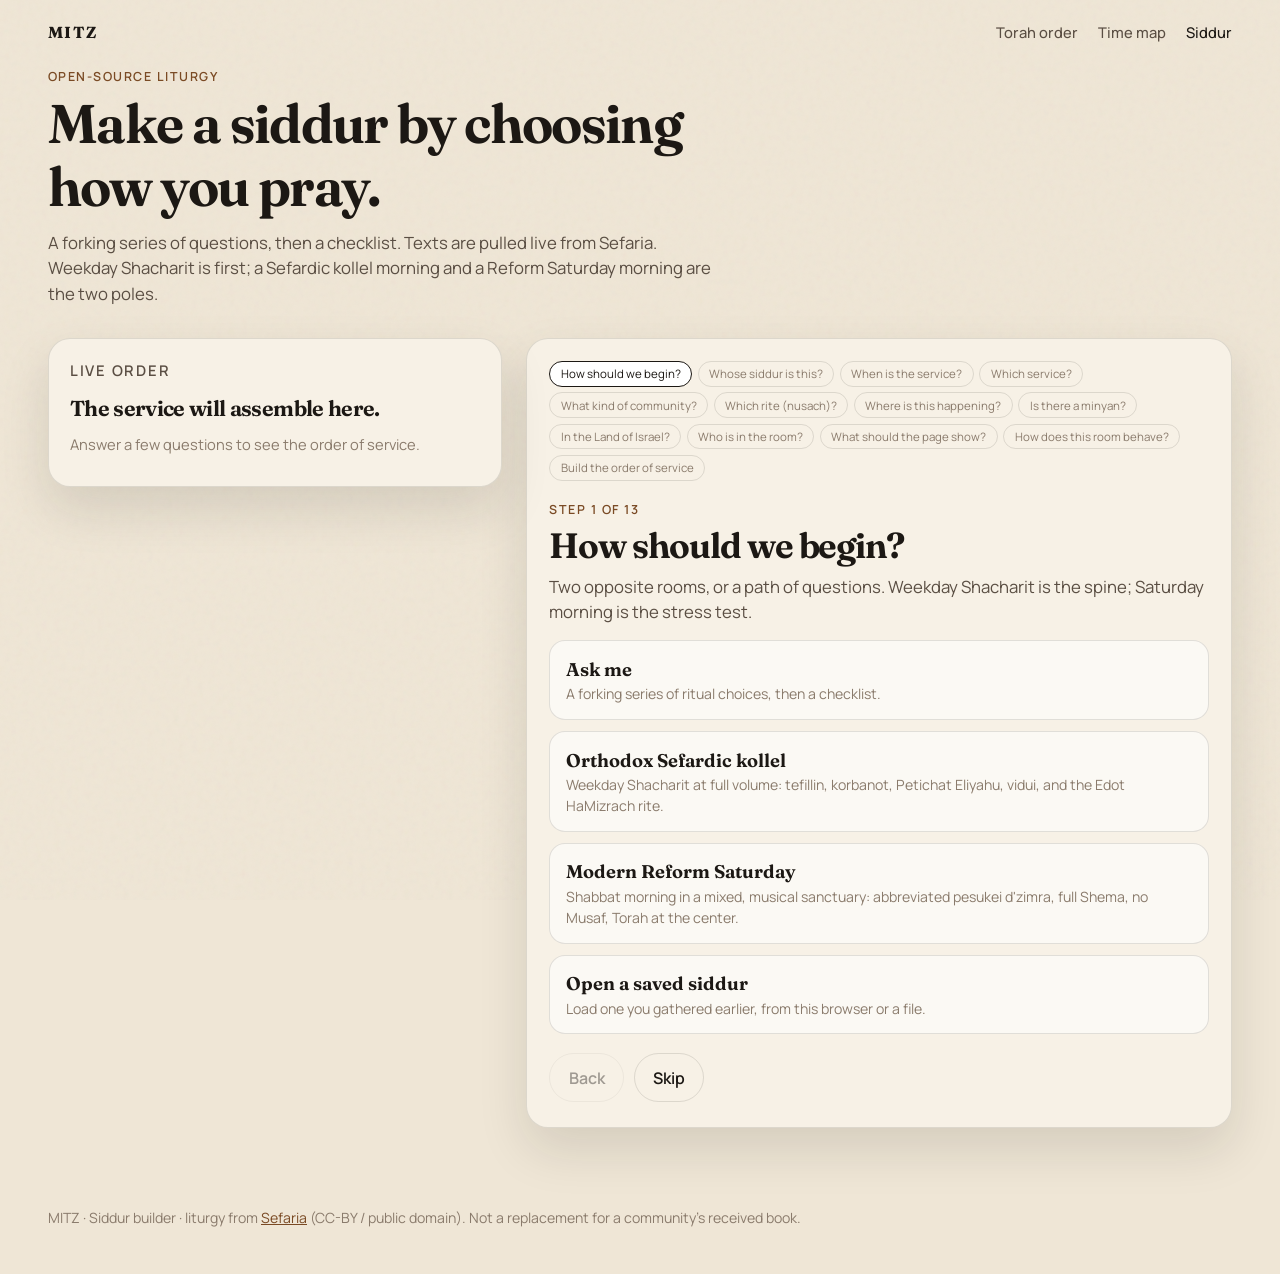
<file: siddur.html>
<!DOCTYPE html>
<html lang="en">
  <head>
    <meta charset="UTF-8" />
    <meta name="viewport" content="width=device-width, initial-scale=1.0" />
    <title>MITZ — Custom Siddur</title>
    <meta
      name="description"
      content="Build a custom siddur from open sources by answering ritual questions. Starts with weekday Shacharit."
    />
    <link rel="preconnect" href="https://fonts.googleapis.com" />
    <link rel="preconnect" href="https://fonts.gstatic.com" crossorigin />
    <link
      href="https://fonts.googleapis.com/css2?family=Frank+Ruhl+Libre:wght@400;500;700&family=Fraunces:opsz,wght@9..144,500;9..144,650;9..144,700&family=Manrope:wght@400;500;600;700&family=Noto+Serif+Hebrew:wght@400;600&display=swap"
      rel="stylesheet"
    />
    <link rel="stylesheet" href="css/siddur.css" />
    <link
      rel="icon"
      href="data:image/svg+xml,%3Csvg xmlns='http://www.w3.org/2000/svg' viewBox='0 0 32 32'%3E%3Crect width='32' height='32' rx='8' fill='%231c1814'/%3E%3Ctext x='16' y='22' text-anchor='middle' font-size='14' font-family='Georgia,serif' fill='%23c4a574'%3ES%3C/text%3E%3C/svg%3E"
    />
  </head>
  <body>
    <div class="grain" aria-hidden="true"></div>

    <header class="top">
      <nav class="topnav" aria-label="Main navigation">
        <a class="brand-mark" href="index.html">MITZ</a>
        <div class="topnav-links">
          <a href="index.html">Torah order</a>
          <a href="time.html">Time map</a>
          <a class="is-current" href="siddur.html" aria-current="page">Siddur</a>
        </div>
      </nav>
    </header>

    <section id="wizard" class="wizard">
      <div class="wizard-copy">
        <p class="eyebrow">Open-source liturgy</p>
        <h1>Make a siddur by choosing how you pray.</h1>
        <p class="hero-lede">
          A forking series of questions, then a checklist. Texts are pulled live
          from Sefaria. Weekday Shacharit is first; a Sefardic kollel morning and
          a Reform Saturday morning are the two poles.
        </p>
      </div>

      <div class="wizard-grid">
        <aside class="outline-panel" aria-label="Order of service">
          <div id="outline-status"></div>
          <ol id="outline-list"></ol>
        </aside>

        <div class="question-panel">
          <div id="progress" class="progress" aria-label="Steps"></div>
          <p id="step-kicker" class="sr-only"></p>
          <div id="question" class="question"></div>
        </div>
      </div>
    </section>

    <section id="siddur-view" class="siddur-view" hidden>
      <div class="siddur-toolbar">
        <div class="toolbar-left">
          <button type="button" class="btn btn-ghost" data-edit>Edit choices</button>
        </div>
        <div class="toolbar-right">
          <button type="button" class="btn btn-ghost" data-settings>Type &amp; spacing</button>
          <button type="button" class="btn btn-ghost" data-save>Save</button>
          <button type="button" class="btn btn-ghost" data-load>Open</button>
          <button type="button" class="btn btn-primary" data-print>Print</button>
        </div>
      </div>
      <p id="siddur-toast" class="siddur-toast" hidden></p>
      <div class="siddur-layout">
        <aside class="toc-panel" aria-label="Table of contents">
          <p class="outline-kicker">Contents</p>
          <nav id="toc-nav"></nav>
        </aside>
        <article class="siddur-book" id="siddur-book">
          <header id="siddur-cover" class="siddur-cover"></header>
          <div id="siddur-body" class="siddur-body"></div>
        </article>
      </div>
    </section>

    <dialog id="settings-dialog" class="sheet">
      <form method="dialog" id="settings-form">
        <h2>Type &amp; spacing</h2>
        <p class="tiny">Hebrew and English only. These choices stay on this browser.</p>
        <label class="setting">
          <span>Hebrew size</span>
          <input type="range" name="heSize" min="0.9" max="2.2" step="0.05" />
        </label>
        <label class="setting">
          <span>English size</span>
          <input type="range" name="enSize" min="0.8" max="1.6" step="0.05" />
        </label>
        <label class="setting">
          <span>Line spacing</span>
          <input type="range" name="lineHeight" min="1.3" max="2.4" step="0.05" />
        </label>
        <label class="setting">
          <span>Paragraph spacing</span>
          <input type="range" name="paraGap" min="0.3" max="1.8" step="0.05" />
        </label>
        <label class="setting">
          <span>Hebrew typeface</span>
          <select name="heFont">
            <option value="frank">Frank Ruhl Libre</option>
            <option value="noto">Noto Serif Hebrew</option>
          </select>
        </label>
        <label class="setting">
          <span>English typeface</span>
          <select name="enFont">
            <option value="manrope">Manrope</option>
            <option value="fraunces">Fraunces</option>
            <option value="georgia">Georgia</option>
          </select>
        </label>
        <div class="step-nav">
          <button type="submit" class="btn btn-primary" value="close">Done</button>
        </div>
      </form>
    </dialog>

    <dialog id="library-dialog" class="sheet">
      <div class="sheet-head">
        <h2>Saved siddurim</h2>
        <button type="button" class="btn btn-ghost" data-close-library>Close</button>
      </div>
      <p class="tiny">Stored in this browser. You can also download a file and open it later.</p>
      <ul id="library-list" class="library-list"></ul>
      <div class="step-nav">
        <button type="button" class="btn btn-primary" data-open-file>Open a file</button>
      </div>
    </dialog>
    <input id="siddur-file" type="file" accept="application/json,.json" hidden />

    <footer class="site-footer">
      <p>
        MITZ · Siddur builder · liturgy from
        <a href="https://www.sefaria.org" target="_blank" rel="noreferrer">Sefaria</a>
        (CC-BY / public domain). Not a replacement for a community’s received book.
      </p>
    </footer>

    <script type="module" src="js/siddur-app.js"></script>
  </body>
</html>
</file>
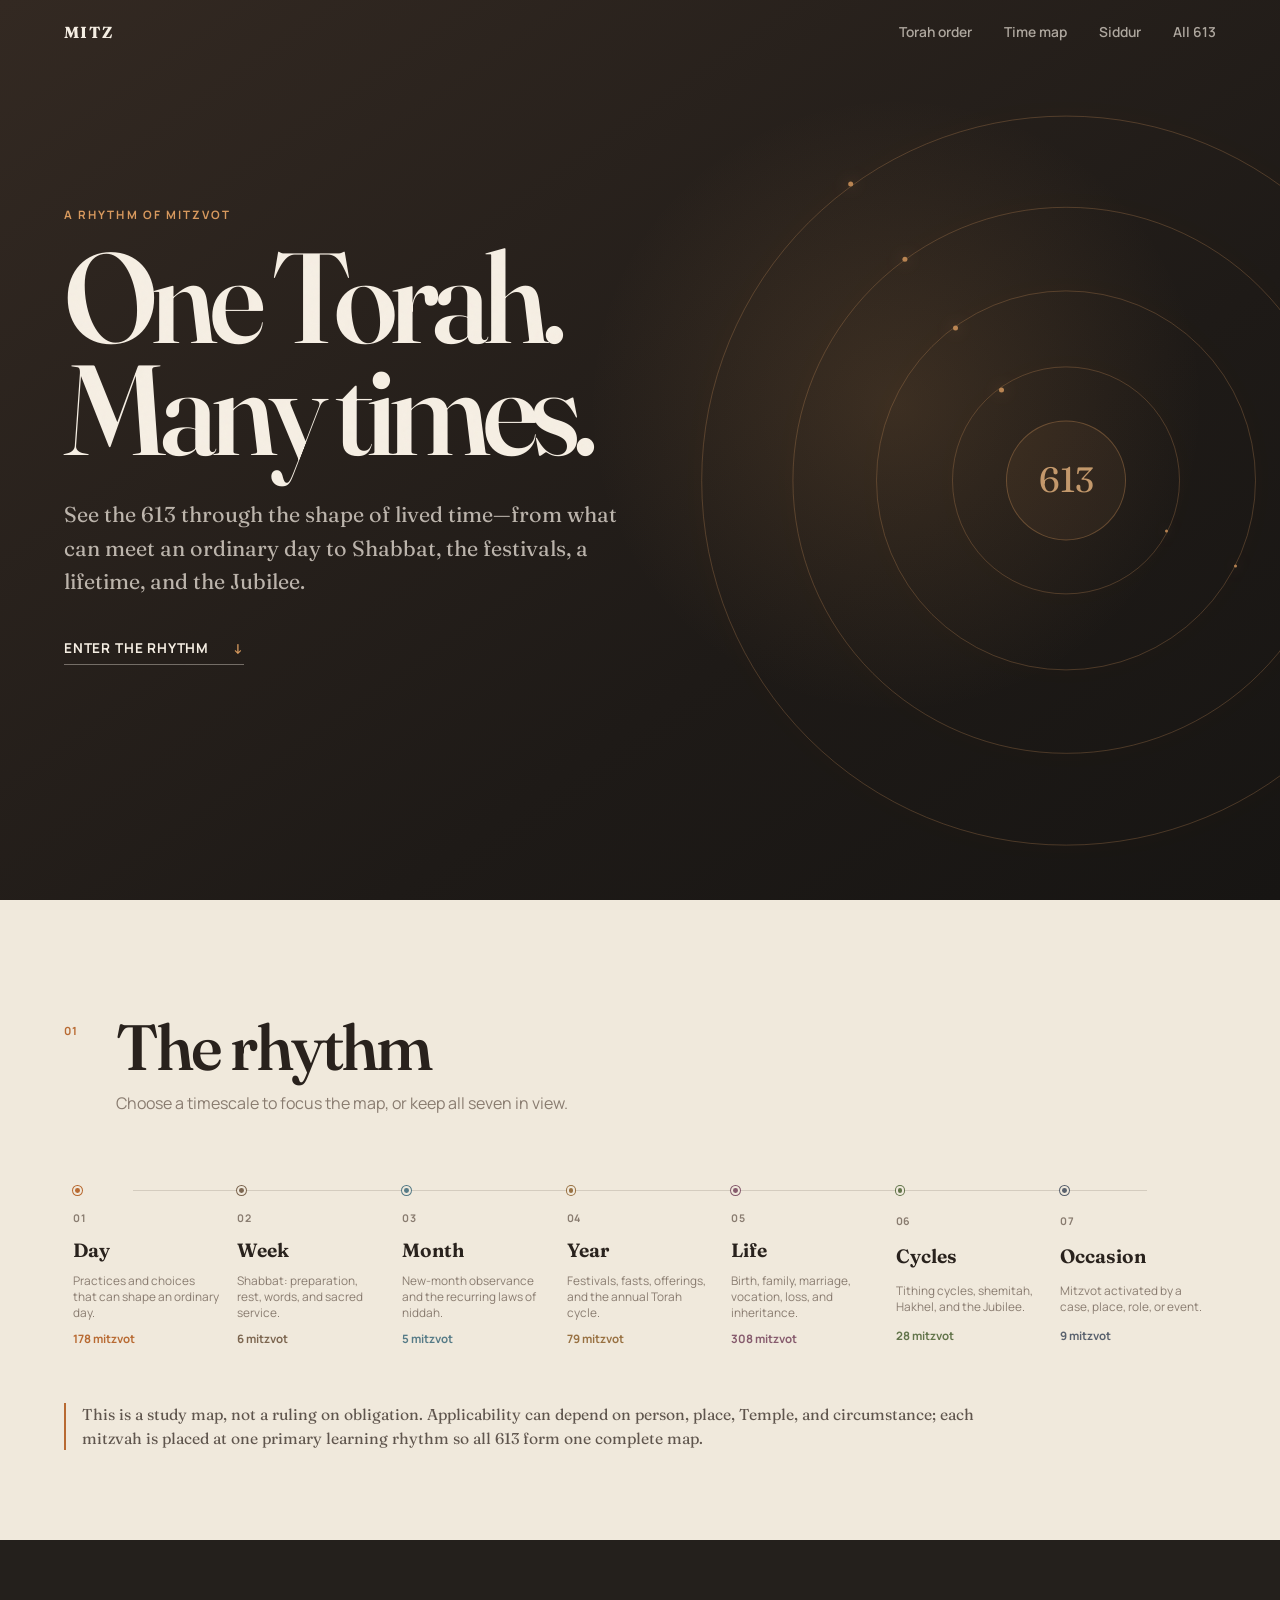
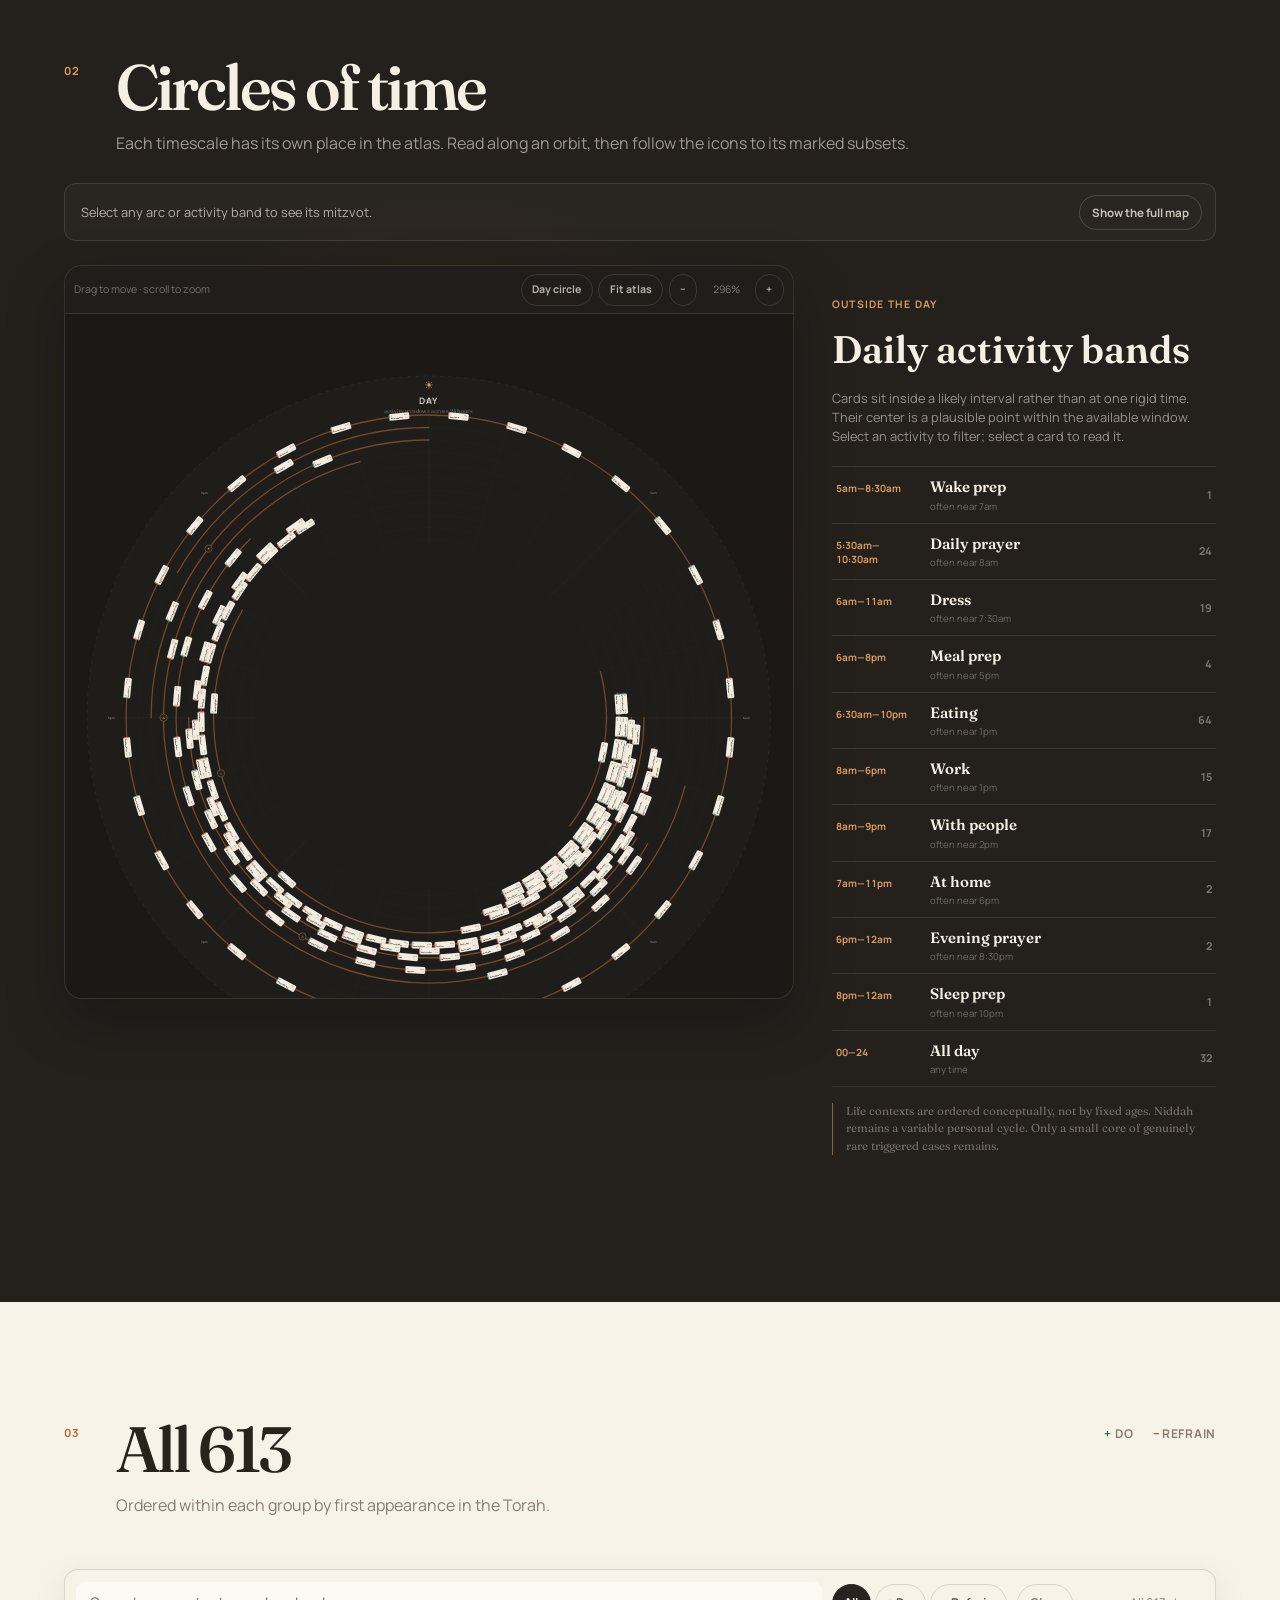
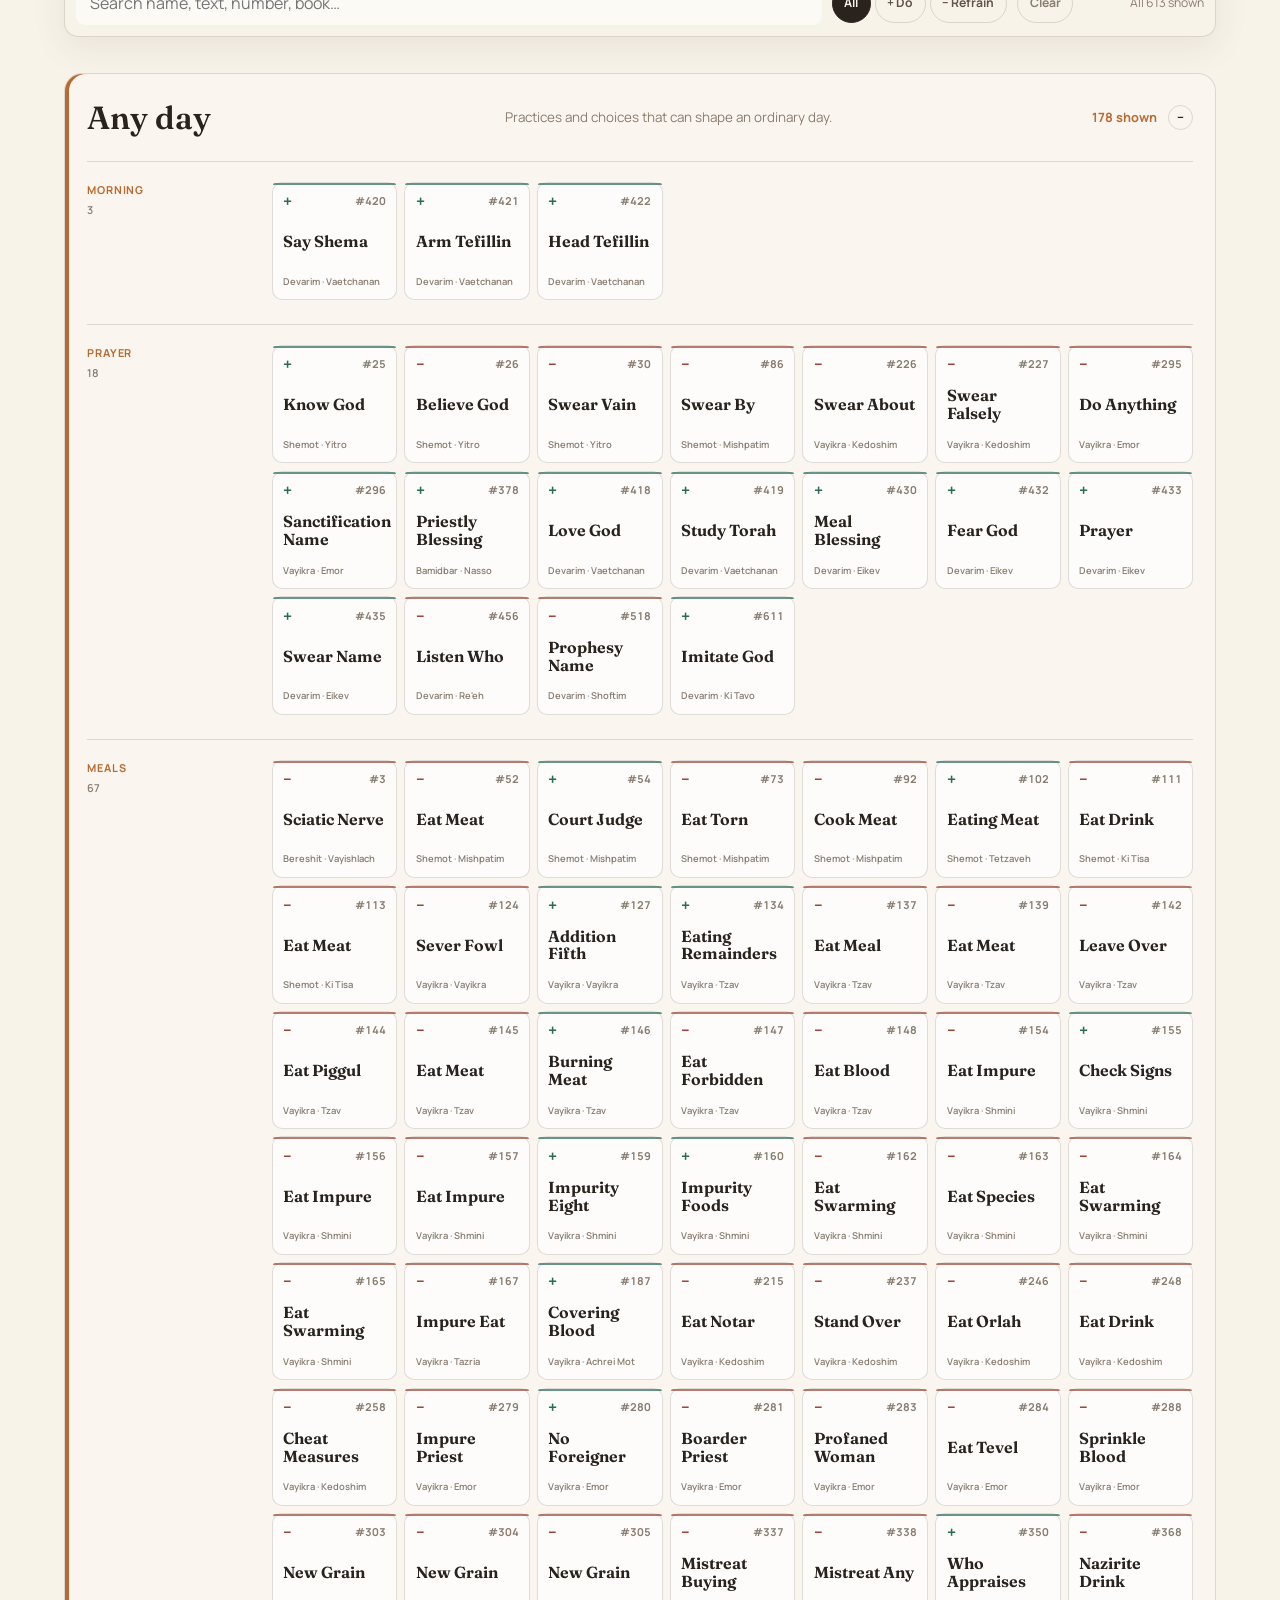
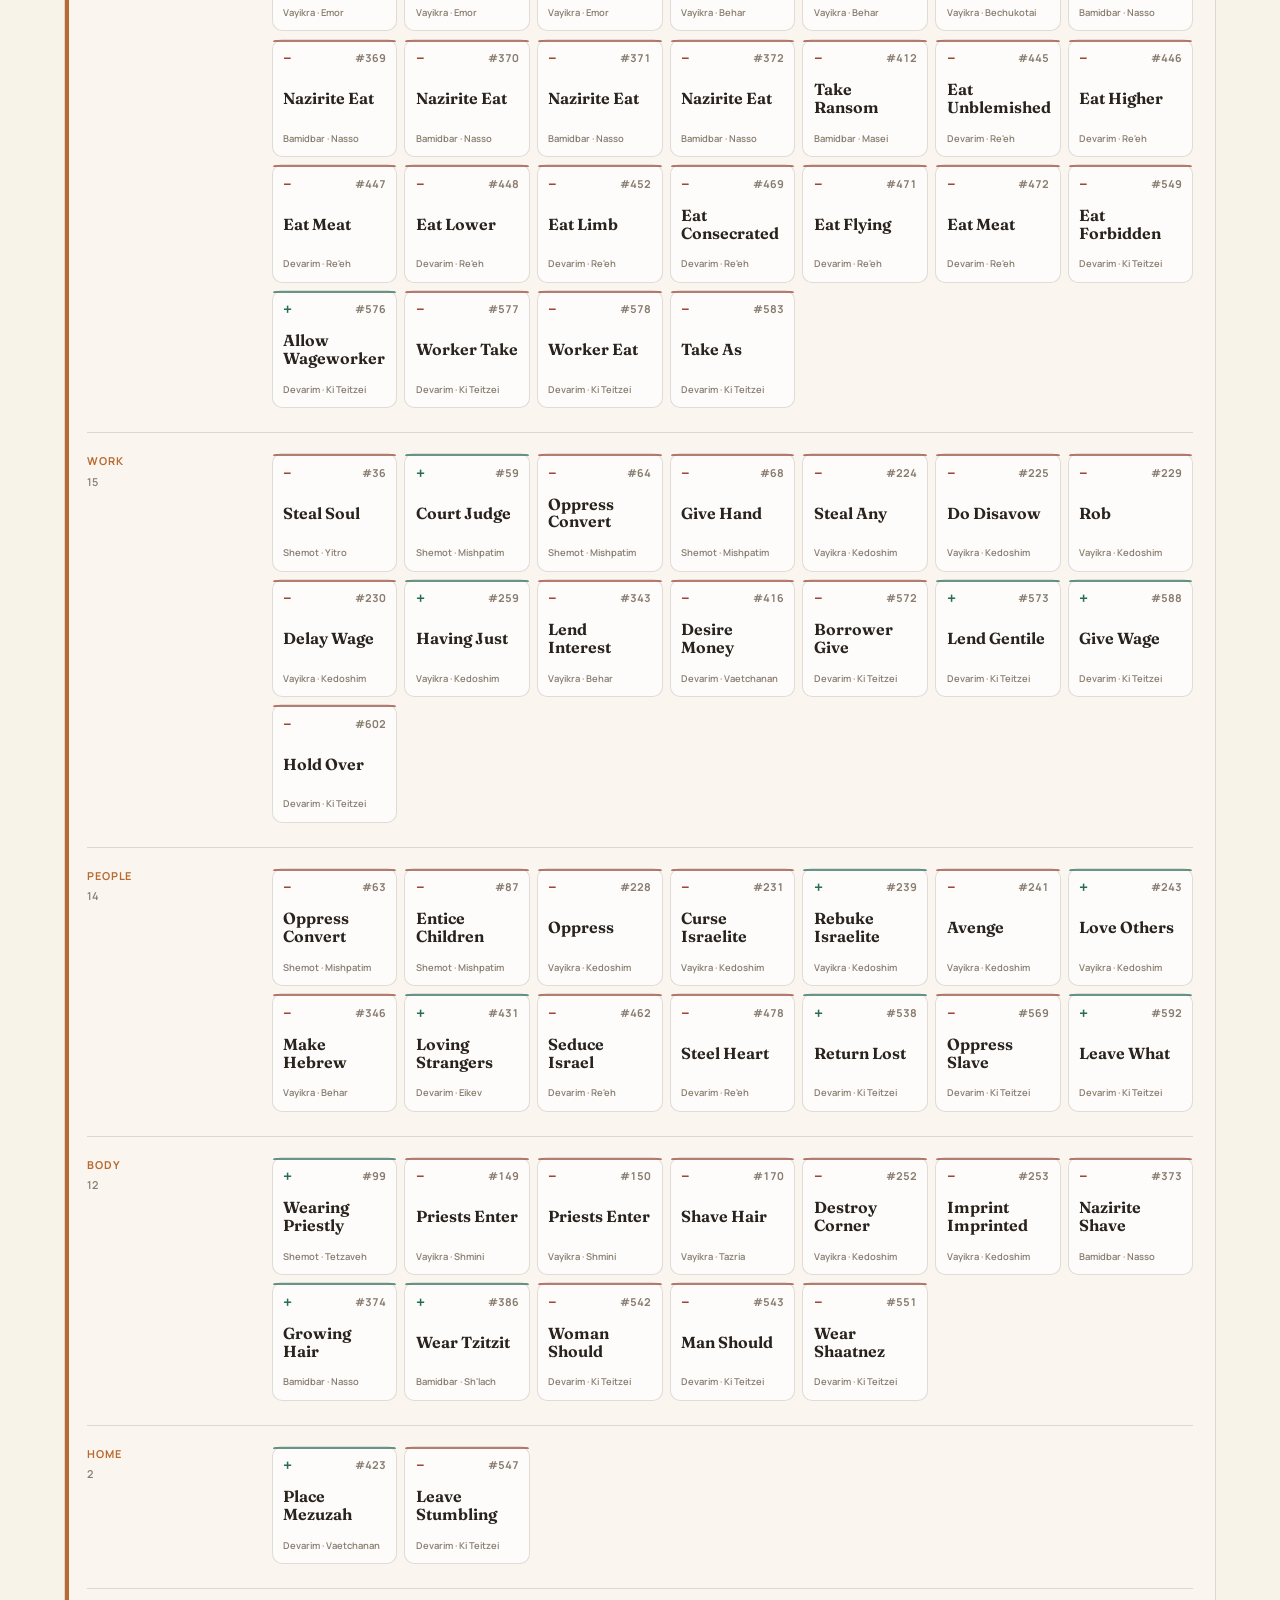
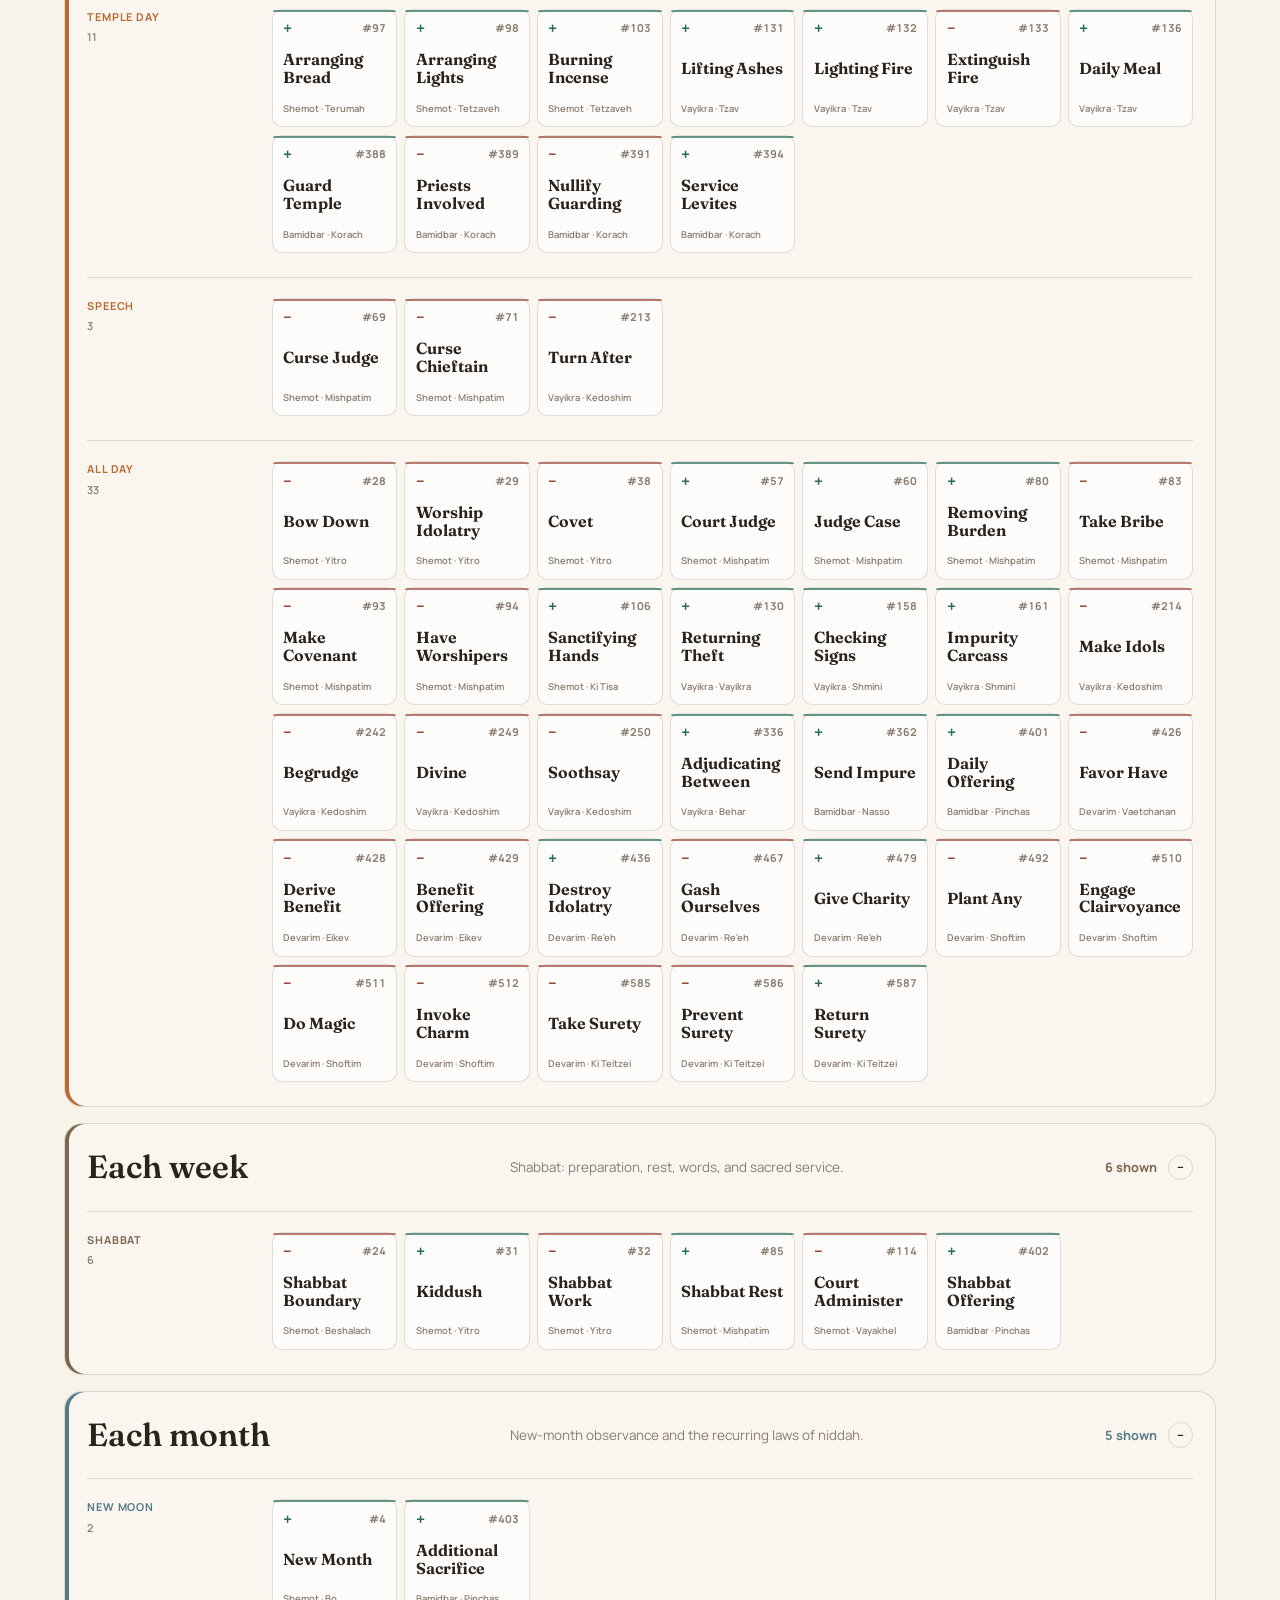
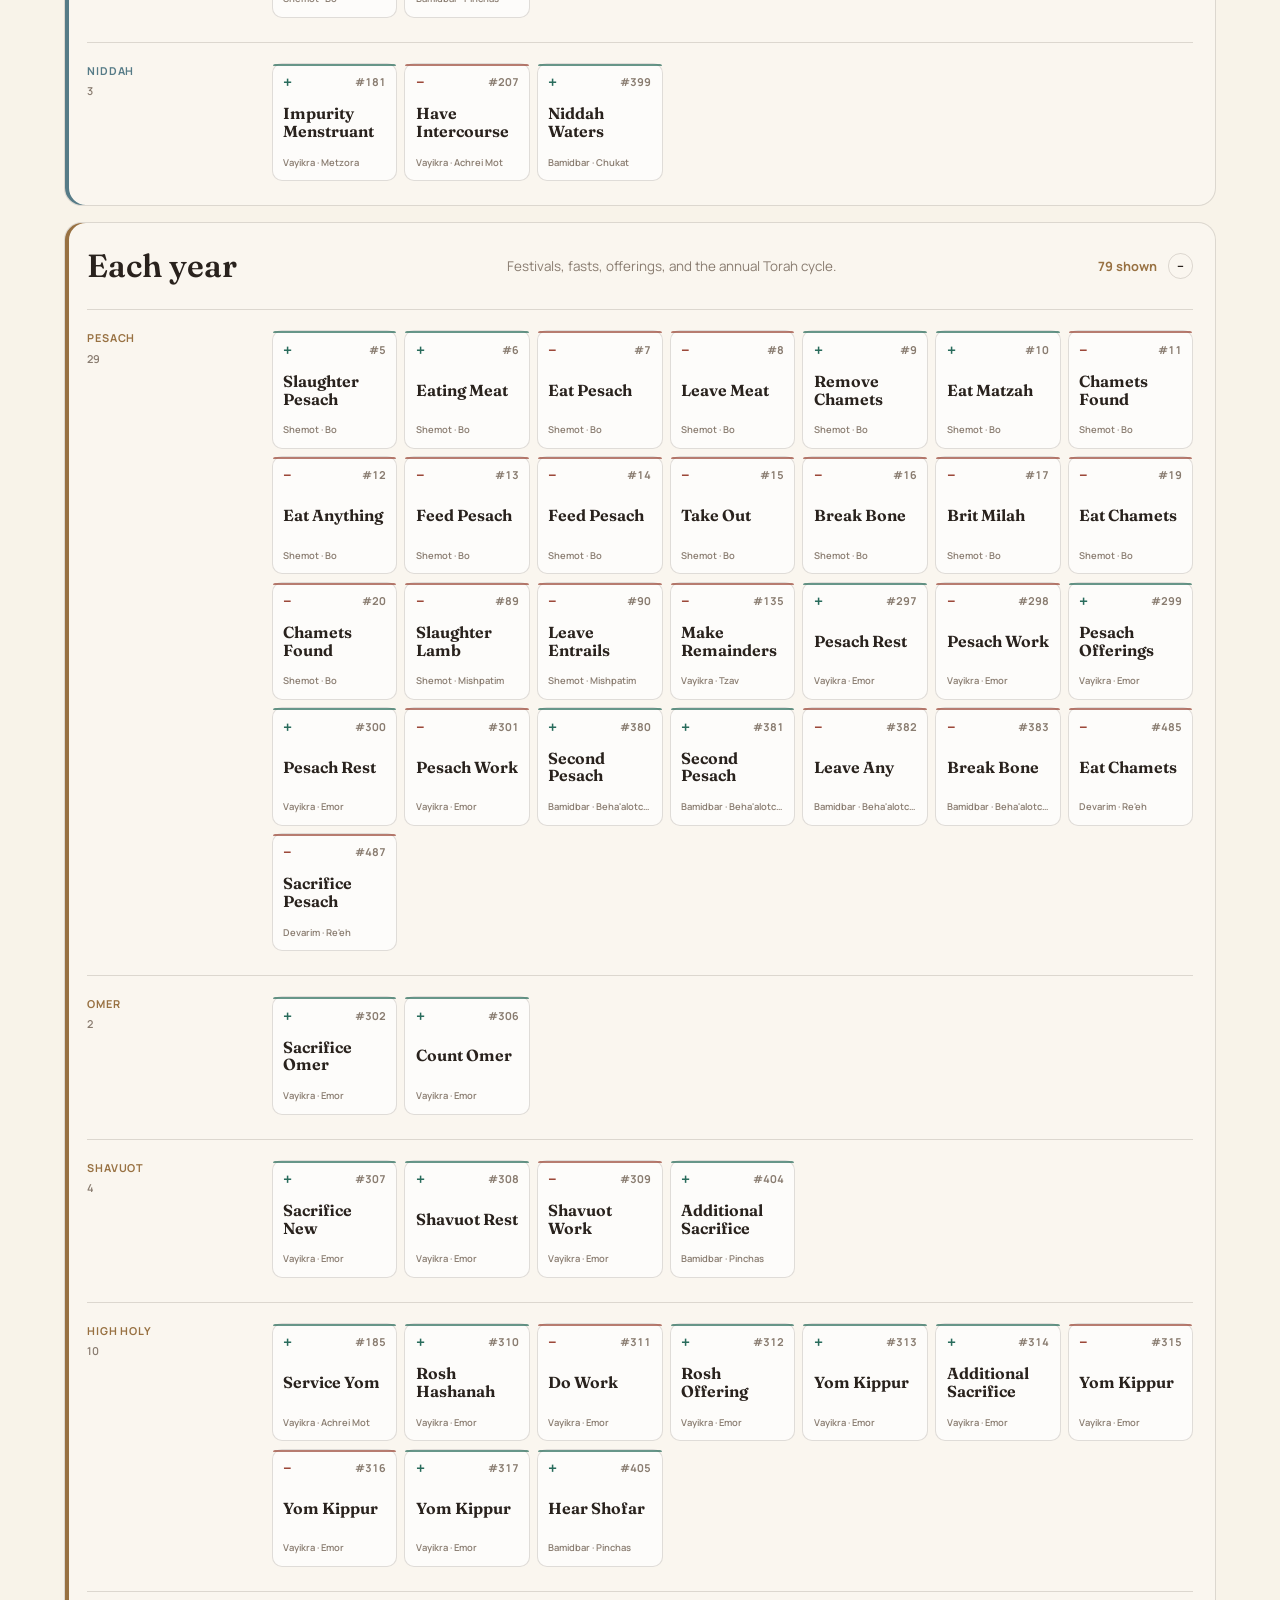
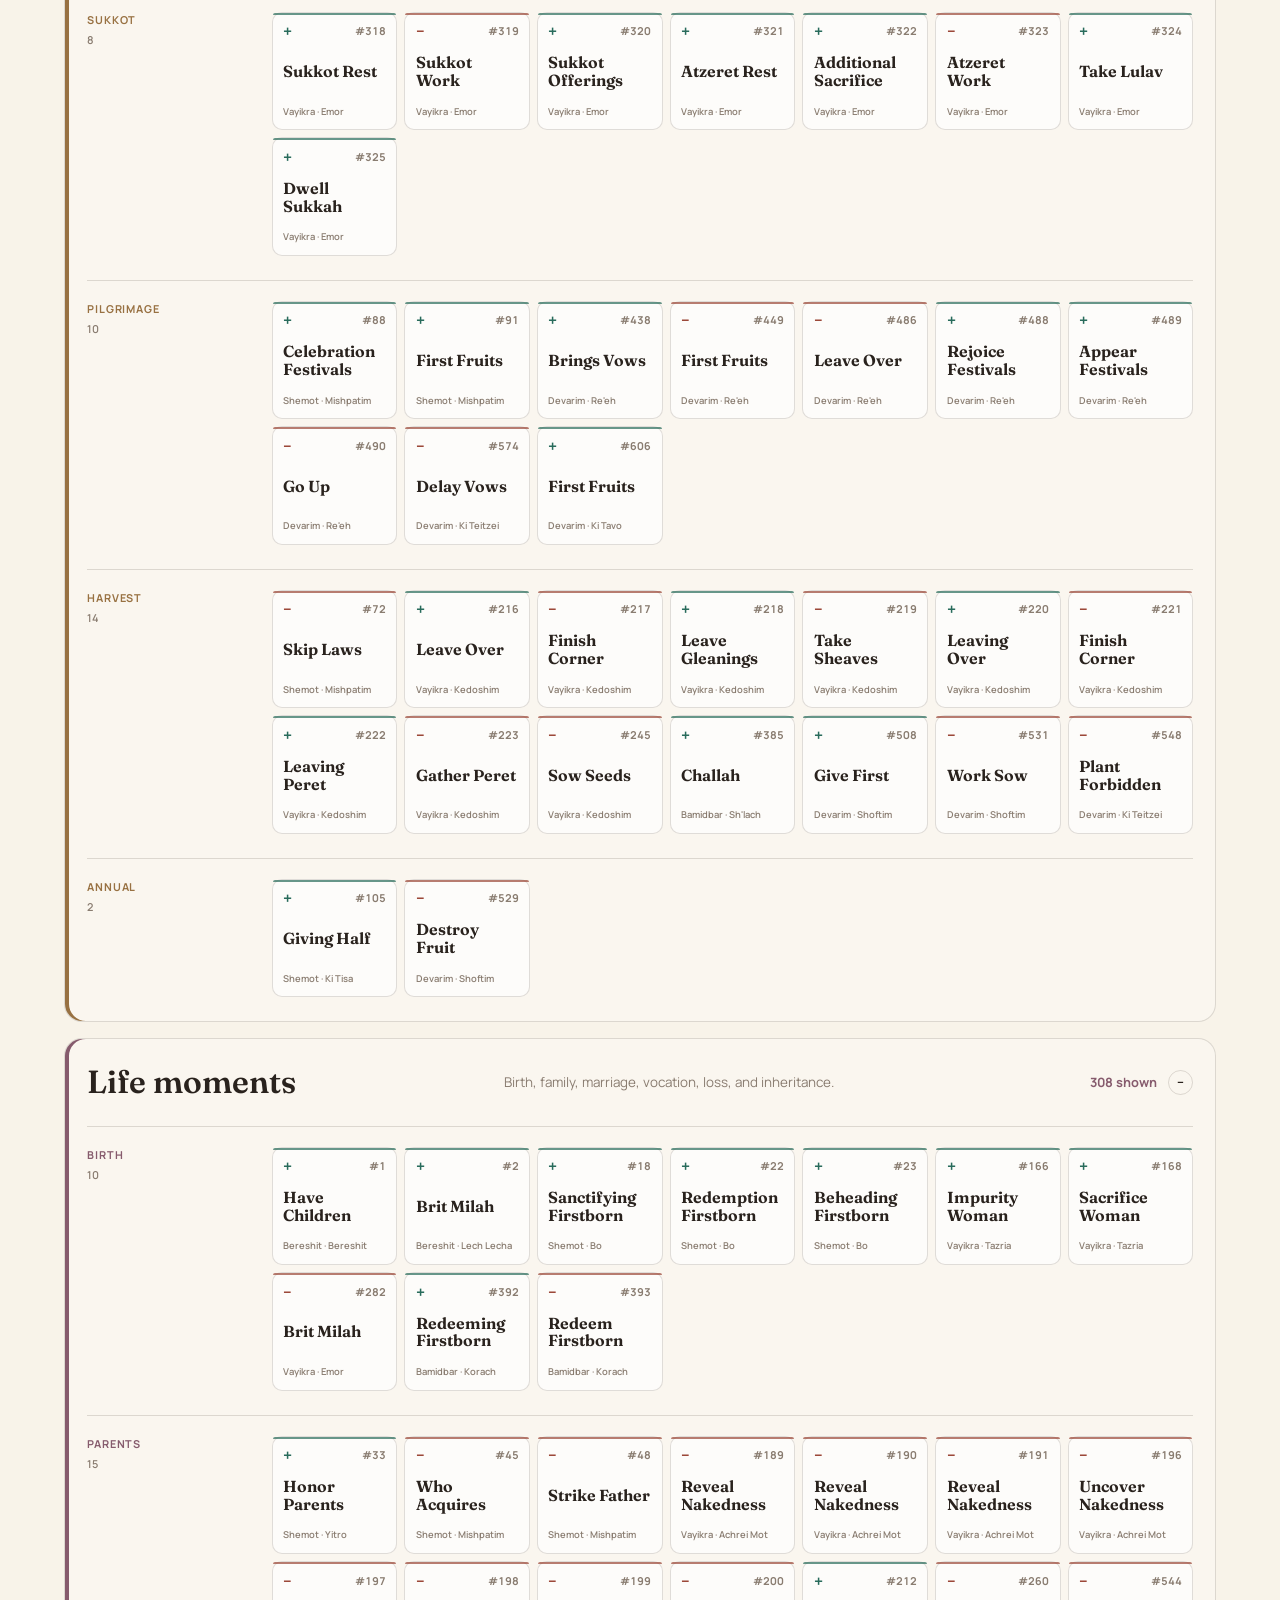
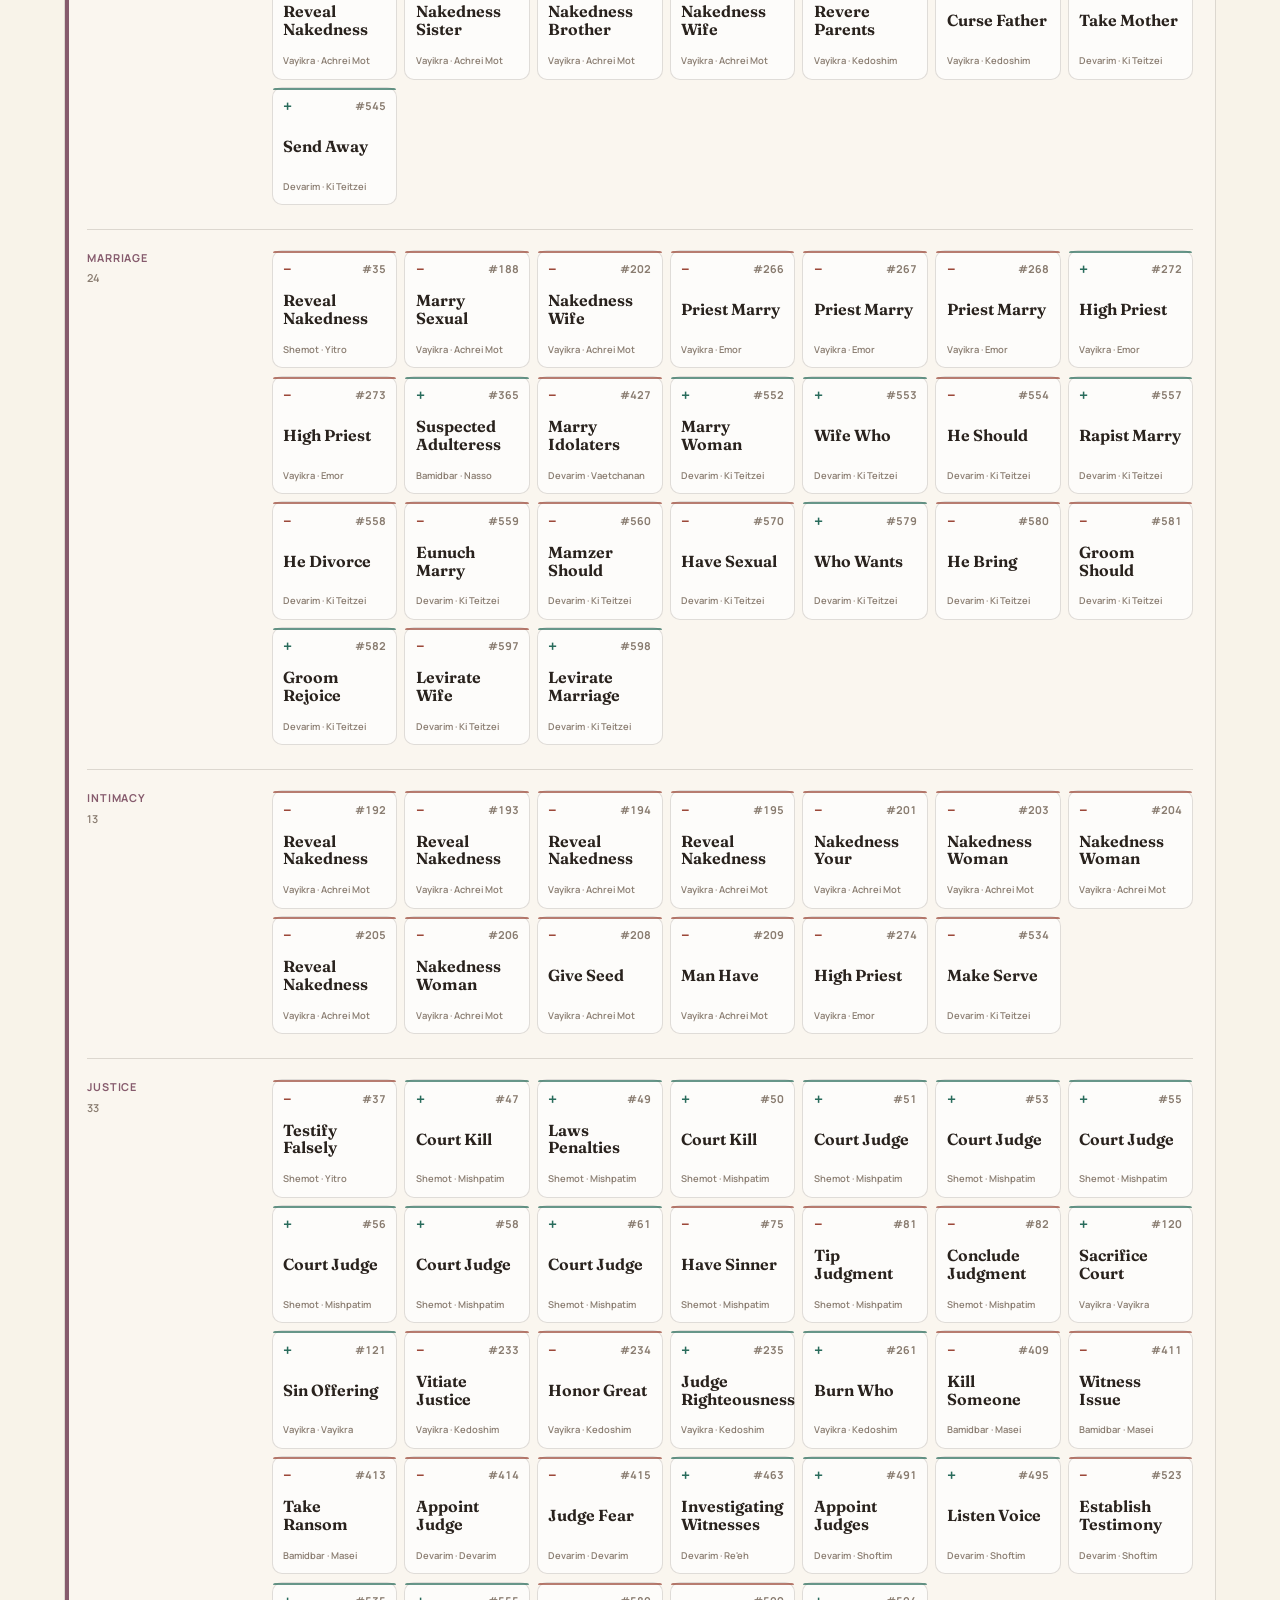
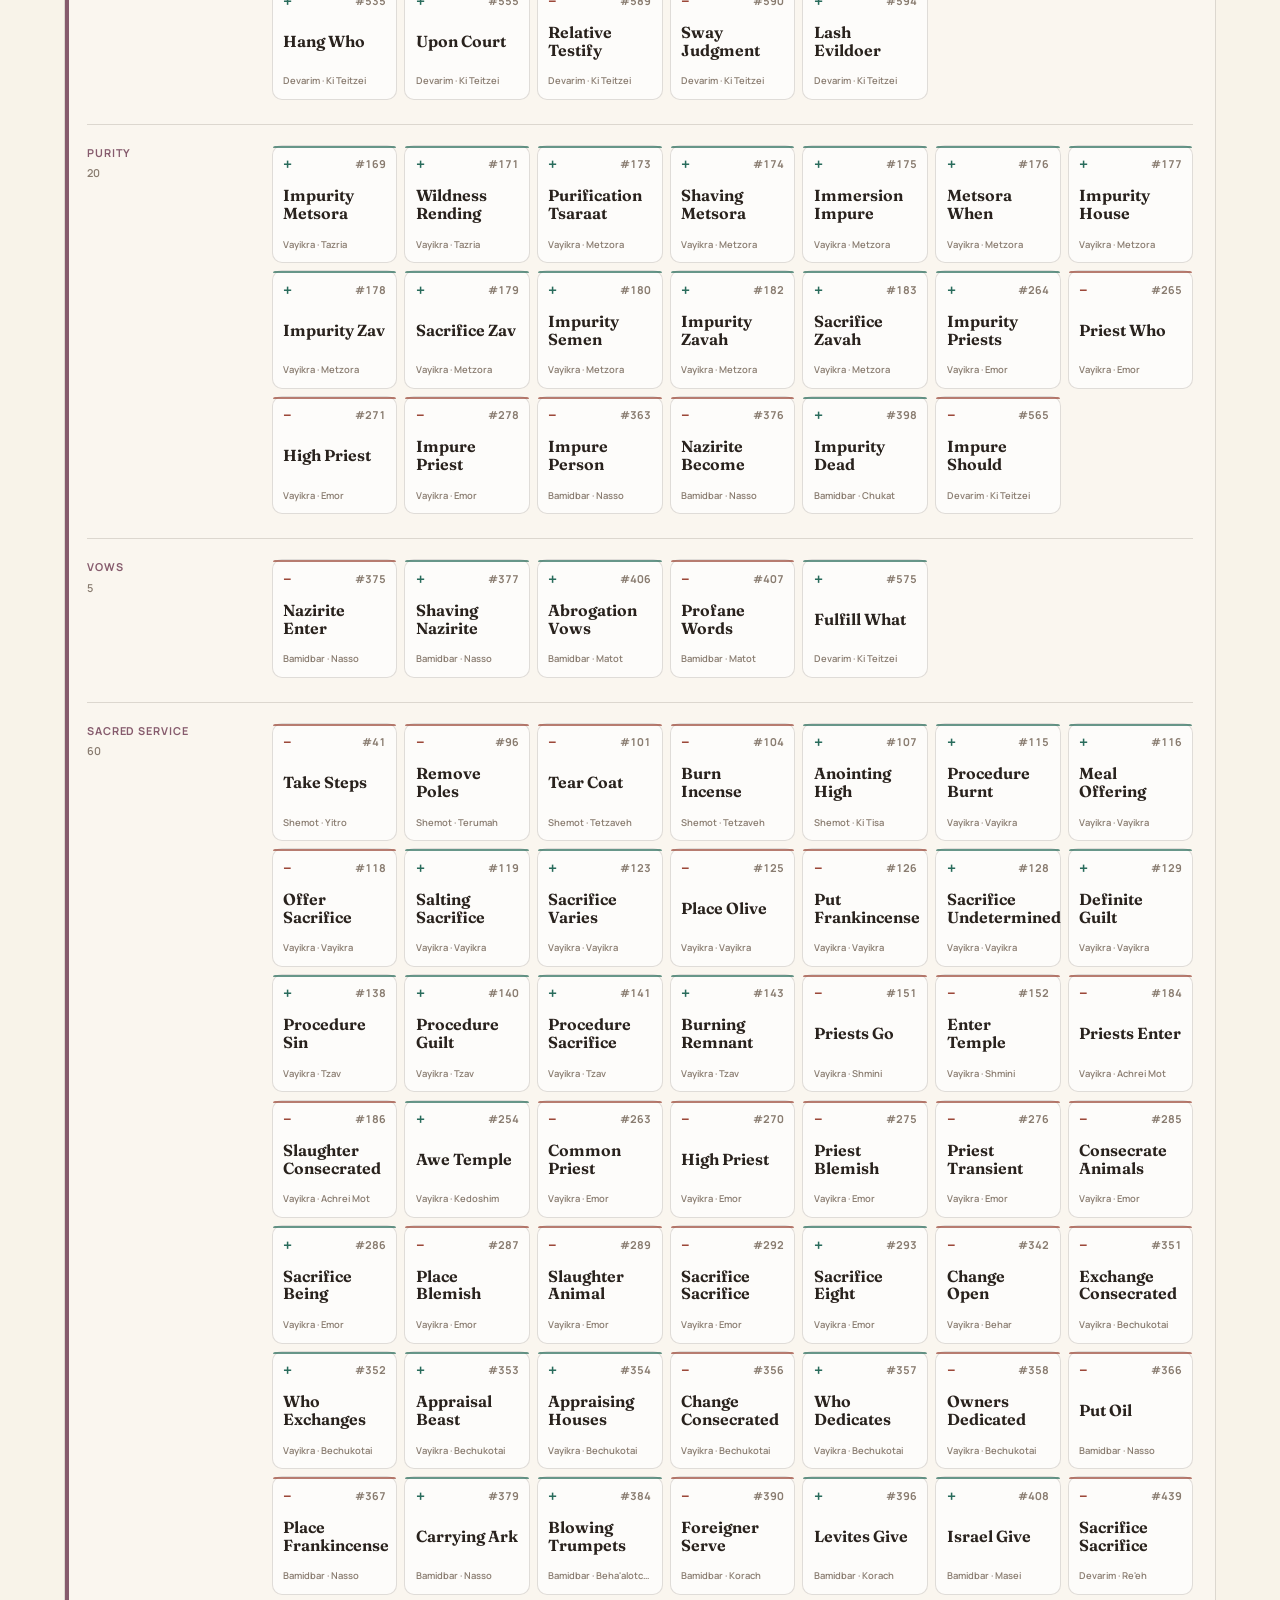
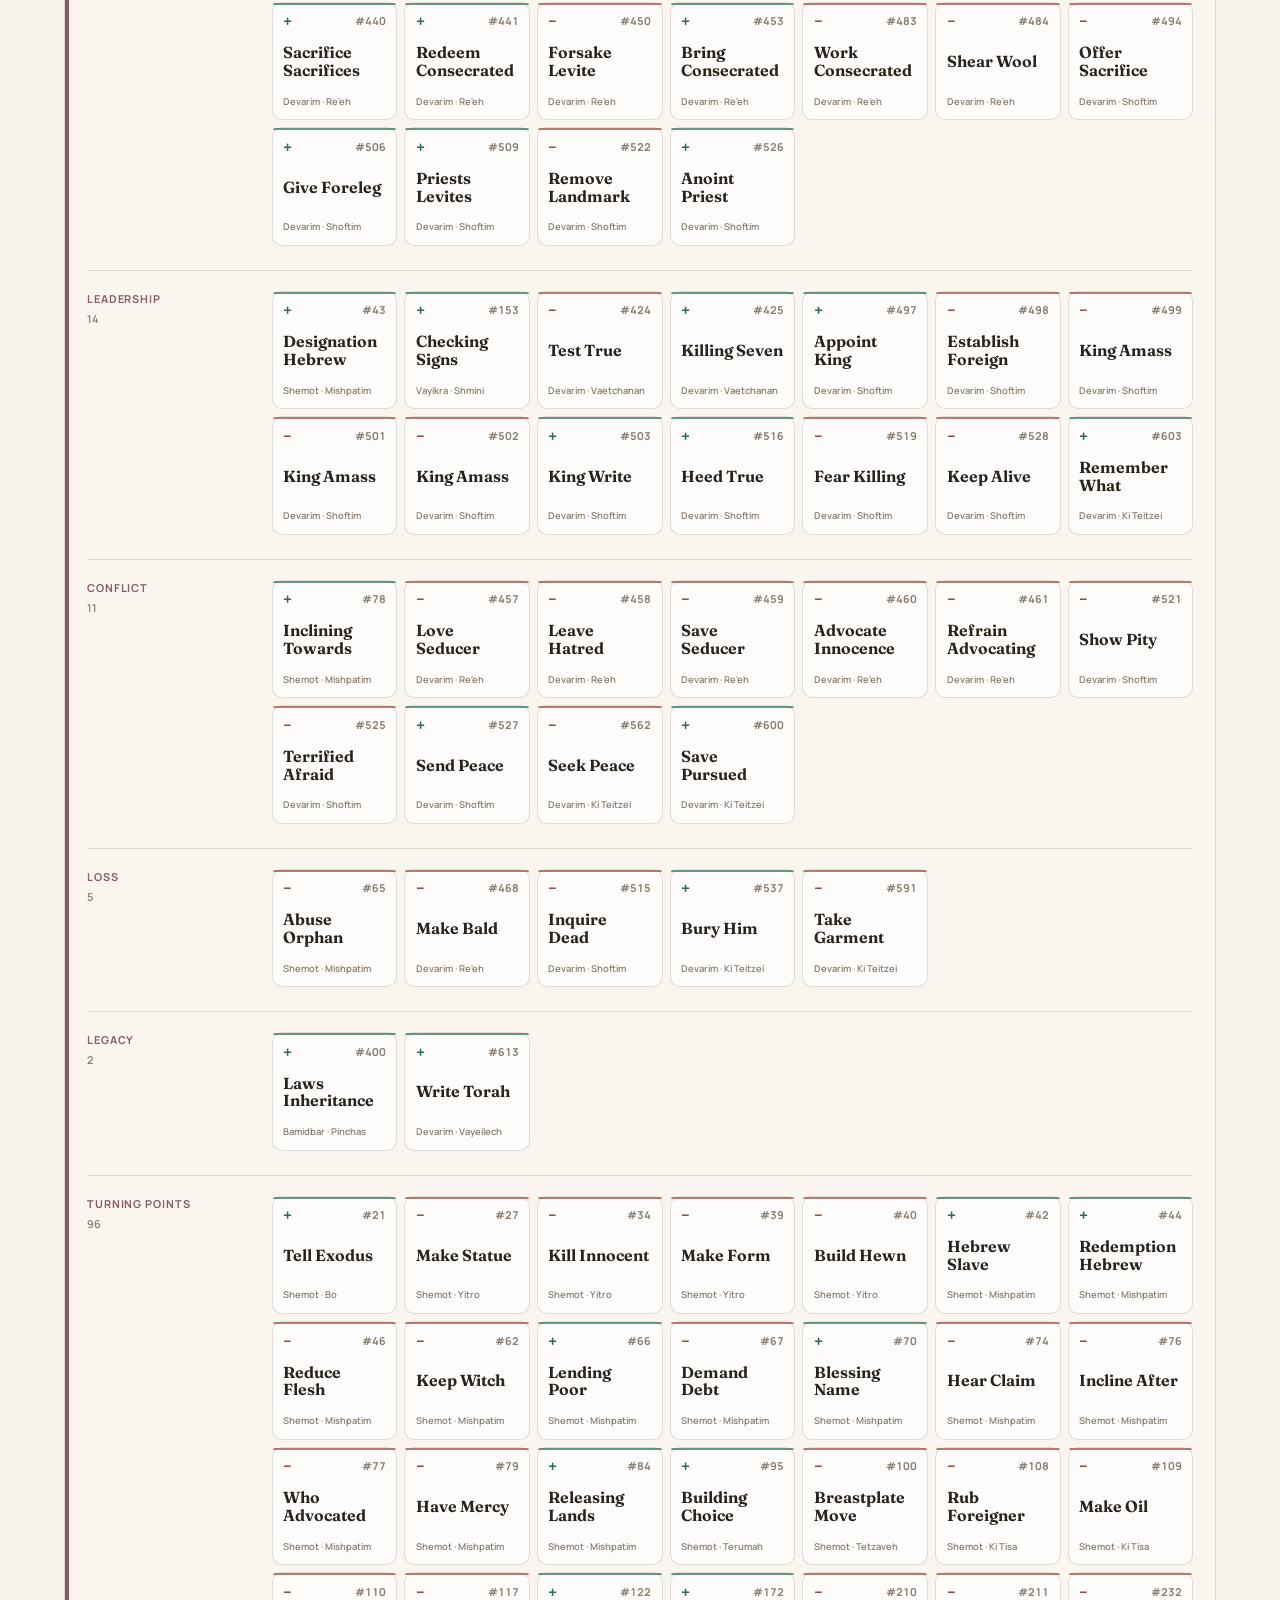
<file: time.html>
<!DOCTYPE html>
<html lang="en">
  <head>
    <meta charset="UTF-8" />
    <meta name="viewport" content="width=device-width, initial-scale=1.0" />
    <title>MITZ — A Rhythm of 613</title>
    <meta
      name="description"
      content="Explore all 613 mitzvot by the rhythms of a day, week, month, year, lifetime, and longer cycles."
    />
    <link rel="preconnect" href="https://fonts.googleapis.com" />
    <link rel="preconnect" href="https://fonts.gstatic.com" crossorigin />
    <link
      href="https://fonts.googleapis.com/css2?family=Fraunces:opsz,wght@9..144,500;9..144,650;9..144,700&family=Manrope:wght@400;500;600;700&display=swap"
      rel="stylesheet"
    />
    <link rel="stylesheet" href="css/time.css" />
    <link
      rel="icon"
      href="data:image/svg+xml,%3Csvg xmlns='http://www.w3.org/2000/svg' viewBox='0 0 32 32'%3E%3Crect width='32' height='32' rx='8' fill='%2329221d'/%3E%3Ctext x='16' y='22' text-anchor='middle' font-size='14' font-family='Georgia,serif' fill='%23d99a5e'%3EM%3C/text%3E%3C/svg%3E"
    />
  </head>
  <body>
    <div class="paper-grain" aria-hidden="true"></div>

    <header class="page-hero">
      <nav class="topnav" aria-label="Main navigation">
        <a class="brand-mark" href="index.html">MITZ</a>
        <div class="topnav-links">
          <a href="index.html">Torah order</a>
          <a href="time.html">Time map</a>
          <a href="siddur.html">Siddur</a>
          <a href="#all-mitzvot">All 613</a>
        </div>
      </nav>

      <div class="hero-copy">
        <p class="eyebrow">A rhythm of mitzvot</p>
        <h1>One Torah.<br />Many times.</h1>
        <p class="hero-lede">
          See the 613 through the shape of lived time—from what can meet an ordinary
          day to Shabbat, the festivals, a lifetime, and the Jubilee.
        </p>
        <a class="hero-link" href="#rhythm-overview">Enter the rhythm <span>↓</span></a>
      </div>

      <div class="hero-rings" aria-hidden="true">
        <span class="ring ring-1"></span>
        <span class="ring ring-2"></span>
        <span class="ring ring-3"></span>
        <span class="ring ring-4"></span>
        <span class="ring-center">613</span>
      </div>
    </header>

    <main>
      <section class="overview" id="rhythm-overview" aria-labelledby="overview-title">
        <div class="section-heading">
          <p class="section-number">01</p>
          <div>
            <h2 id="overview-title">The rhythm</h2>
            <p>Choose a timescale to focus the map, or keep all seven in view.</p>
          </div>
        </div>

        <div class="rhythm-line" id="rhythm-line" role="list"></div>

        <p class="method-note">
          This is a study map, not a ruling on obligation. Applicability can depend on
          person, place, Temple, and circumstance; each mitzvah is placed at one
          primary learning rhythm so all 613 form one complete map.
        </p>
      </section>

      <section class="wheel-section" id="nested-time" aria-labelledby="wheel-title">
        <div class="section-heading wheel-heading">
          <p class="section-number">02</p>
          <div>
            <h2 id="wheel-title">Circles of time</h2>
            <p>
              Each timescale has its own place in the atlas. Read along an orbit,
              then follow the icons to its marked subsets.
            </p>
          </div>
        </div>

        <div class="wheel-toolbar">
          <p id="wheel-selection" aria-live="polite">
            Select any arc or activity band to see its mitzvot.
          </p>
          <button type="button" class="wheel-reset" id="wheel-reset">
            Show the full map
          </button>
        </div>
        <div id="time-wheel"></div>
      </section>

      <section class="collection" id="all-mitzvot" aria-labelledby="collection-title">
        <div class="section-heading collection-heading">
          <div class="heading-copy">
            <p class="section-number">03</p>
            <div>
              <h2 id="collection-title">All 613</h2>
              <p>Ordered within each group by first appearance in the Torah.</p>
            </div>
          </div>
          <div class="sign-key" aria-label="Commandment type legend">
            <span class="key-positive"><b>+</b> Do</span>
            <span class="key-negative"><b>−</b> Refrain</span>
          </div>
        </div>

        <div class="controls" aria-label="Filter mitzvot">
          <label class="search-field">
            <span class="sr-only">Search mitzvot</span>
            <input
              id="search"
              type="search"
              placeholder="Search name, text, number, book…"
              autocomplete="off"
            />
          </label>
          <div class="filter-group" role="group" aria-label="Positive or negative">
            <button type="button" class="filter is-active" data-type="all">All</button>
            <button type="button" class="filter" data-type="positive">+ Do</button>
            <button type="button" class="filter" data-type="negative">− Refrain</button>
          </div>
          <button type="button" class="filter clear-filter" id="clear-filter">Clear</button>
          <p class="result-count" id="result-count" aria-live="polite"></p>
        </div>

        <div class="rhythm-sections" id="rhythm-sections"></div>
      </section>
    </main>

    <aside class="detail-drawer" id="detail-drawer" hidden>
      <button class="drawer-backdrop" type="button" data-close aria-label="Close details"></button>
      <article
        class="drawer-panel"
        role="dialog"
        aria-modal="true"
        aria-labelledby="drawer-title"
      >
        <button class="drawer-close" type="button" data-close aria-label="Close">×</button>
        <p class="drawer-rhythm" id="drawer-rhythm"></p>
        <p class="drawer-number" id="drawer-number"></p>
        <h2 id="drawer-title"></h2>
        <p class="drawer-full" id="drawer-full"></p>
        <dl class="drawer-meta">
          <div>
            <dt>Sign</dt>
            <dd id="drawer-type"></dd>
          </div>
          <div>
            <dt>Torah order</dt>
            <dd id="drawer-order"></dd>
          </div>
          <div>
            <dt>Book</dt>
            <dd id="drawer-book"></dd>
          </div>
          <div>
            <dt>Parsha</dt>
            <dd id="drawer-parsha"></dd>
          </div>
        </dl>
        <div class="drawer-nav">
          <button type="button" id="previous-mitzvah">← Previous</button>
          <button type="button" id="next-mitzvah">Next →</button>
        </div>
      </article>
    </aside>

    <footer>
      <a class="brand-mark" href="index.html">MITZ</a>
      <p>613 mitzvot, viewed through sacred time.</p>
    </footer>

    <script type="module" src="js/time.js"></script>
  </body>
</html>
</file>
<file: css/siddur.css>
:root {
  --ink: #1c1814;
  --ink-soft: #5a4e43;
  --muted: #8a7b6c;
  --paper: #efe6d6;
  --paper-light: #f7f1e6;
  --line: rgba(28, 24, 20, 0.12);
  --copper: #a56b3a;
  --copper-deep: #7a4a24;
  --teal: #2c5e52;
  --font-display: "Fraunces", Georgia, serif;
  --font-ui: "Manrope", system-ui, sans-serif;
  --font-he: "Frank Ruhl Libre", "Times New Roman", serif;
  --siddur-he-size: 1.28rem;
  --siddur-en-size: 1.05rem;
  --siddur-line: 1.7;
  --siddur-para-gap: 0.85rem;
  --siddur-he-font: "Frank Ruhl Libre", "Times New Roman", serif;
  --siddur-en-font: "Manrope", system-ui, sans-serif;
  --ease: cubic-bezier(0.22, 1, 0.36, 1);
  --shadow: 0 22px 50px rgba(28, 24, 20, 0.12);
}

*,
*::before,
*::after {
  box-sizing: border-box;
}

html {
  scroll-behavior: smooth;
}

body {
  margin: 0;
  color: var(--ink);
  background: var(--paper);
  font-family: var(--font-ui);
  line-height: 1.5;
}

a {
  color: inherit;
}

button,
input {
  font: inherit;
  color: inherit;
}

[hidden] {
  display: none !important;
}

.sr-only {
  position: absolute;
  width: 1px;
  height: 1px;
  padding: 0;
  margin: -1px;
  overflow: hidden;
  clip: rect(0, 0, 0, 0);
  border: 0;
}

.grain {
  position: fixed;
  inset: 0;
  z-index: 0;
  pointer-events: none;
  opacity: 0.28;
  background-image: url("data:image/svg+xml,%3Csvg viewBox='0 0 180 180' xmlns='http://www.w3.org/2000/svg'%3E%3Cfilter id='n'%3E%3CfeTurbulence type='fractalNoise' baseFrequency='.8' numOctaves='3' stitchTiles='stitch'/%3E%3C/filter%3E%3Crect width='100%25' height='100%25' filter='url(%23n)' opacity='.14'/%3E%3C/svg%3E");
  mix-blend-mode: multiply;
}

.top {
  position: relative;
  z-index: 2;
  padding: 1.25rem clamp(1.25rem, 4vw, 3rem) 0;
}

.topnav {
  display: flex;
  align-items: center;
  justify-content: space-between;
}

.brand-mark {
  font-family: var(--font-display);
  font-weight: 700;
  letter-spacing: 0.08em;
  text-decoration: none;
}

.topnav-links {
  display: flex;
  gap: 1.25rem;
  font-size: 0.92rem;
  font-weight: 500;
  color: var(--ink-soft);
}

.topnav-links a {
  text-decoration: none;
}

.topnav-links a:hover,
.topnav-links .is-current {
  color: var(--ink);
}

.wizard,
.siddur-view {
  position: relative;
  z-index: 1;
  padding: 1.5rem clamp(1.25rem, 4vw, 3rem) 4rem;
}

.wizard-copy {
  max-width: 42rem;
  margin-bottom: 2rem;
}

.eyebrow,
.outline-kicker,
.group-label {
  margin: 0 0 0.4rem;
  font-size: 0.78rem;
  letter-spacing: 0.12em;
  text-transform: uppercase;
  color: var(--copper-deep);
  font-weight: 600;
}

h1,
h2,
h3 {
  font-family: var(--font-display);
  font-weight: 650;
  letter-spacing: -0.03em;
  line-height: 1.15;
}

h1 {
  margin: 0 0 0.75rem;
  font-size: clamp(2.1rem, 5vw, 3.4rem);
}

.hero-lede,
.lede {
  margin: 0 0 1rem;
  color: var(--ink-soft);
  font-size: 1.05rem;
}

.wizard-grid {
  display: grid;
  grid-template-columns: minmax(240px, 0.9fr) minmax(0, 1.4fr);
  gap: 1.5rem;
  align-items: start;
}

.outline-panel,
.question-panel,
.siddur-book {
  background: var(--paper-light);
  border: 1px solid var(--line);
  border-radius: 22px;
  box-shadow: var(--shadow);
}

.outline-panel {
  position: sticky;
  top: 1rem;
  padding: 1.25rem 1.3rem 1.5rem;
  max-height: calc(100dvh - 2rem);
  overflow: auto;
}

.outline-panel h3 {
  margin: 0 0 0.25rem;
  font-size: 1.35rem;
}

.outline-panel p {
  margin: 0 0 1rem;
  color: var(--ink-soft);
  font-size: 0.92rem;
}

#outline-list {
  list-style: none;
  margin: 0;
  padding: 0;
}

#outline-list li {
  display: grid;
  grid-template-columns: 2rem 1fr;
  gap: 0.55rem;
  padding: 0.45rem 0;
  border-top: 1px solid var(--line);
  font-size: 0.92rem;
}

#outline-list .n {
  color: var(--copper);
  font-variant-numeric: tabular-nums;
  font-weight: 600;
}

#outline-list small {
  display: block;
  color: var(--muted);
  font-family: var(--font-he);
}

#outline-list .empty {
  display: block;
  color: var(--muted);
  border: 0;
}

.question-panel {
  padding: 1.4rem 1.4rem 1.6rem;
}

.progress {
  display: flex;
  flex-wrap: wrap;
  gap: 0.35rem;
  margin-bottom: 1.25rem;
}

.step-dot {
  border: 1px solid var(--line);
  background: transparent;
  border-radius: 999px;
  padding: 0.2rem 0.65rem;
  font-size: 0.72rem;
  color: var(--muted);
  cursor: pointer;
}

.step-dot.is-done {
  color: var(--teal);
  border-color: rgba(44, 94, 82, 0.35);
}

.step-dot.is-current {
  color: var(--ink);
  background: #fff;
  border-color: var(--ink);
}

.question h2 {
  margin: 0 0 0.5rem;
  font-size: clamp(1.6rem, 3vw, 2.2rem);
}

.option-grid {
  display: grid;
  gap: 0.7rem;
}

.option,
.check-row,
.text-field input {
  width: 100%;
  text-align: left;
  border: 1px solid var(--line);
  background: rgba(255, 255, 255, 0.55);
  border-radius: 16px;
  padding: 0.9rem 1rem;
}

.option {
  cursor: pointer;
  transition: transform 0.2s var(--ease), border-color 0.2s var(--ease);
}

.option:hover,
.option.is-selected {
  border-color: var(--copper);
  transform: translateY(-1px);
}

.option.is-selected {
  background: #fff;
  box-shadow: 0 10px 24px rgba(165, 107, 58, 0.12);
}

.option-title {
  display: block;
  font-weight: 650;
  font-family: var(--font-display);
  font-size: 1.15rem;
}

.option-hint,
.check-row em,
.tiny {
  display: block;
  color: var(--muted);
  font-style: normal;
  font-size: 0.88rem;
  font-weight: 400;
}

.check-list,
.module-group {
  display: grid;
  gap: 0.45rem;
  margin: 0 0 1.1rem;
  border: 0;
  padding: 0;
}

.module-group legend {
  font-family: var(--font-display);
  font-size: 1.15rem;
  margin-bottom: 0.45rem;
}

.module-group legend span {
  font-family: var(--font-he);
  color: var(--muted);
  font-size: 0.95rem;
}

.check-row {
  display: grid;
  grid-template-columns: 1.1rem 1fr;
  gap: 0.75rem;
  align-items: start;
  cursor: pointer;
}

.check-row strong span {
  font-family: var(--font-he);
  font-weight: 500;
  color: var(--ink-soft);
}

.btn {
  border: 0;
  border-radius: 999px;
  padding: 0.7rem 1.15rem;
  cursor: pointer;
  font-weight: 600;
}

.btn-primary {
  background: var(--ink);
  color: var(--paper-light);
}

.btn-ghost {
  background: transparent;
  border: 1px solid var(--line);
}

.btn[disabled] {
  opacity: 0.4;
  cursor: not-allowed;
}

.step-nav,
.generate-row,
.siddur-toolbar {
  display: flex;
  flex-wrap: wrap;
  gap: 0.6rem;
  align-items: center;
  margin-top: 1.2rem;
}

.siddur-toolbar {
  justify-content: space-between;
  margin-top: 0;
  margin-bottom: 1rem;
  position: sticky;
  top: 0;
  z-index: 5;
  padding: 0.55rem 0;
  background: linear-gradient(var(--paper) 70%, transparent);
}

.toolbar-left,
.toolbar-right {
  display: flex;
  flex-wrap: wrap;
  gap: 0.5rem;
}

.siddur-toast {
  margin: 0 0 0.8rem;
  color: var(--teal);
  font-size: 0.9rem;
}

.siddur-layout {
  display: grid;
  grid-template-columns: minmax(200px, 16rem) minmax(0, 1fr);
  gap: 1.25rem;
  align-items: start;
}

.toc-panel {
  position: sticky;
  top: 4.2rem;
  max-height: calc(100dvh - 5rem);
  overflow: auto;
  padding: 1.1rem 1rem 1.3rem;
  background: var(--paper-light);
  border: 1px solid var(--line);
  border-radius: 22px;
  box-shadow: var(--shadow);
}

#toc-nav {
  display: grid;
  gap: 0.15rem;
}

.toc-link {
  display: grid;
  grid-template-columns: 1.7rem 1fr;
  gap: 0.4rem;
  width: 100%;
  text-align: left;
  border: 0;
  background: transparent;
  border-radius: 10px;
  padding: 0.35rem 0.4rem;
  cursor: pointer;
  color: var(--ink-soft);
  font-size: 0.86rem;
  line-height: 1.3;
}

.toc-link .n {
  color: var(--copper);
  font-variant-numeric: tabular-nums;
  font-weight: 600;
}

.toc-link small {
  display: block;
  font-family: var(--siddur-he-font);
  color: var(--muted);
}

.toc-link:hover,
.toc-link.is-current {
  background: #fff;
  color: var(--ink);
}

.toc-link.is-current {
  box-shadow: inset 3px 0 0 var(--copper);
}

.siddur-book {
  padding: 2rem clamp(1.2rem, 4vw, 3rem) 3rem;
}

.siddur-cover,
.siddur-section {
  scroll-margin-top: 4.5rem;
}

.siddur-cover h2 {
  font-size: clamp(2rem, 5vw, 3.2rem);
  margin: 0 0 0.4rem;
}

.cover-meta {
  display: grid;
  gap: 0.7rem;
  margin: 1.2rem 0;
}

.cover-meta dt {
  font-size: 0.75rem;
  letter-spacing: 0.1em;
  text-transform: uppercase;
  color: var(--muted);
}

.cover-meta dd {
  margin: 0.15rem 0 0;
}

.practice-pills,
.cover-notes {
  display: flex;
  flex-wrap: wrap;
  gap: 0.4rem;
  padding: 0;
  margin: 0 0 1rem;
  list-style: none;
}

.practice-pills li {
  border: 1px solid var(--line);
  border-radius: 999px;
  padding: 0.2rem 0.7rem;
  font-size: 0.82rem;
}

.cover-notes {
  display: grid;
  gap: 0.45rem;
}

.cover-notes li {
  color: var(--ink-soft);
  font-size: 0.92rem;
}

.siddur-section {
  margin: 2.2rem 0 0;
  padding-top: 1.4rem;
  border-top: 1px solid var(--line);
}

.siddur-section h3 {
  margin: 0 0 0.4rem;
  font-size: 1.55rem;
}

.siddur-section h3 span,
[lang="he"] {
  font-family: var(--siddur-he-font);
}

.col-he {
  direction: rtl;
  text-align: right;
  font-family: var(--siddur-he-font);
  font-size: var(--siddur-he-size);
  line-height: var(--siddur-line);
}

.col-en {
  font-family: var(--siddur-en-font);
  font-size: var(--siddur-en-size);
  line-height: var(--siddur-line);
  color: var(--ink-soft);
}

.col p {
  margin: 0 0 var(--siddur-para-gap);
}

.rubric,
.cal-line {
  color: var(--ink-soft);
  font-size: 0.95rem;
}

.src {
  display: inline-block;
  margin: 0.4rem 0 0.8rem;
  color: var(--copper-deep);
  font-size: 0.8rem;
  text-decoration: none;
}

.pair {
  display: grid;
  grid-template-columns: 1fr 1fr;
  gap: 1.25rem;
}

.missing {
  color: var(--muted);
  font-size: 0.9rem;
}

.loading {
  padding: 2rem 0;
}

progress {
  width: min(24rem, 100%);
  accent-color: var(--copper);
}

.sheet {
  width: min(28rem, calc(100vw - 2rem));
  border: 1px solid var(--line);
  border-radius: 22px;
  padding: 1.4rem 1.4rem 1.5rem;
  background: var(--paper-light);
  color: var(--ink);
  box-shadow: var(--shadow);
}

.sheet::backdrop {
  background: rgba(28, 24, 20, 0.35);
}

.sheet h2 {
  margin: 0 0 0.4rem;
  font-size: 1.6rem;
}

.sheet-head {
  display: flex;
  justify-content: space-between;
  align-items: center;
  gap: 0.75rem;
  margin-bottom: 0.4rem;
}

.setting {
  display: grid;
  gap: 0.3rem;
  margin: 0.85rem 0;
  font-size: 0.9rem;
}

.setting input,
.setting select {
  width: 100%;
}

.library-list {
  list-style: none;
  margin: 0.8rem 0 0;
  padding: 0;
  display: grid;
  gap: 0.5rem;
  max-height: 18rem;
  overflow: auto;
}

.library-list li {
  display: grid;
  grid-template-columns: 1fr auto auto auto;
  gap: 0.4rem;
  align-items: center;
  border: 1px solid var(--line);
  border-radius: 14px;
  padding: 0.65rem 0.75rem;
  background: #fff;
}

.library-list strong {
  display: block;
}

.library-list .empty {
  display: block;
  color: var(--muted);
  background: transparent;
  border: 0;
}

.site-footer {
  position: relative;
  z-index: 1;
  padding: 0  clamp(1.25rem, 4vw, 3rem) 2rem;
  color: var(--muted);
  font-size: 0.88rem;
}

.site-footer a {
  color: var(--copper-deep);
}

@media (max-width: 860px) {
  .wizard-grid,
  .pair,
  .siddur-layout {
    grid-template-columns: 1fr;
  }

  .outline-panel,
  .toc-panel {
    position: relative;
    top: 0;
    max-height: 14rem;
  }
}

@media print {
  .grain,
  .top,
  .wizard,
  .siddur-toolbar,
  .toc-panel,
  .site-footer,
  .sheet {
    display: none !important;
  }

  body,
  .siddur-book {
    background: white;
    box-shadow: none;
    border: 0;
  }

  .siddur-view,
  .siddur-layout {
    display: block !important;
    padding: 0;
  }

  .siddur-section {
    break-inside: avoid;
  }

  a.src {
    color: #333;
  }
}
</file>
<file: css/time.css>
:root {
  --ink: #29221d;
  --ink-soft: #5f554d;
  --muted: #897c70;
  --paper: #f0e9dc;
  --paper-light: #f8f3e9;
  --line: rgba(67, 51, 40, 0.16);
  --positive: #286b5b;
  --positive-soft: #dce9e2;
  --negative: #9b4637;
  --negative-soft: #efddd7;
  --gold: #b86a32;
  --font-display: "Fraunces", Georgia, serif;
  --font-ui: "Manrope", system-ui, sans-serif;
  --ease: cubic-bezier(0.22, 1, 0.36, 1);
}

*,
*::before,
*::after {
  box-sizing: border-box;
}

html {
  scroll-behavior: smooth;
}

body {
  margin: 0;
  color: var(--ink);
  background: var(--paper);
  font-family: var(--font-ui);
  line-height: 1.5;
}

body.is-locked {
  overflow: hidden;
}

a {
  color: inherit;
  text-decoration: none;
}

button,
input {
  font: inherit;
}

button {
  color: inherit;
}

.sr-only {
  position: absolute;
  width: 1px;
  height: 1px;
  padding: 0;
  margin: -1px;
  overflow: hidden;
  clip: rect(0, 0, 0, 0);
  white-space: nowrap;
  border: 0;
}

.paper-grain {
  position: fixed;
  inset: 0;
  z-index: 20;
  opacity: 0.22;
  pointer-events: none;
  background-image: url("data:image/svg+xml,%3Csvg viewBox='0 0 180 180' xmlns='http://www.w3.org/2000/svg'%3E%3Cfilter id='n'%3E%3CfeTurbulence type='fractalNoise' baseFrequency='.82' numOctaves='3' stitchTiles='stitch'/%3E%3C/filter%3E%3Crect width='100%25' height='100%25' filter='url(%23n)' opacity='.13'/%3E%3C/svg%3E");
  mix-blend-mode: multiply;
}

.page-hero {
  position: relative;
  min-height: min(900px, 100dvh);
  overflow: hidden;
  padding: 1.25rem clamp(1.25rem, 5vw, 4.5rem) 4rem;
  color: #f6efe4;
  background:
    radial-gradient(circle at 70% 45%, rgba(205, 145, 84, 0.16), transparent 30%),
    linear-gradient(145deg, #332922 0%, #1e1a17 65%, #171513 100%);
}

.topnav {
  position: relative;
  z-index: 3;
  display: flex;
  align-items: center;
  justify-content: space-between;
}

.brand-mark {
  font-family: var(--font-display);
  font-weight: 700;
  letter-spacing: 0.09em;
}

.topnav-links {
  display: flex;
  align-items: center;
  gap: clamp(0.8rem, 3vw, 2rem);
  color: rgba(246, 239, 228, 0.66);
  font-size: 0.86rem;
  font-weight: 600;
}

.topnav-links a {
  transition: color 0.2s ease;
}

.topnav-links a:hover,
.topnav-links .is-current {
  color: #fff8ed;
}

.topnav-links .is-current::before {
  content: "•";
  margin-right: 0.4rem;
  color: #d99a5e;
}

.hero-copy {
  position: relative;
  z-index: 2;
  max-width: 42rem;
  padding-top: clamp(7rem, 18vh, 12rem);
  animation: rise 0.9s var(--ease) both;
}

.eyebrow {
  margin: 0 0 1.1rem;
  color: #d99a5e;
  font-size: 0.72rem;
  font-weight: 700;
  letter-spacing: 0.18em;
  text-transform: uppercase;
}

.hero-copy h1 {
  margin: 0;
  font-family: var(--font-display);
  font-size: clamp(4rem, 10vw, 8rem);
  font-weight: 550;
  letter-spacing: -0.055em;
  line-height: 0.88;
}

.hero-lede {
  max-width: 35rem;
  margin: 2rem 0 2.25rem;
  color: rgba(246, 239, 228, 0.72);
  font-family: var(--font-display);
  font-size: clamp(1.1rem, 2vw, 1.35rem);
  line-height: 1.55;
}

.hero-link {
  display: inline-flex;
  align-items: center;
  gap: 1.5rem;
  padding-bottom: 0.35rem;
  border-bottom: 1px solid rgba(246, 239, 228, 0.38);
  font-size: 0.85rem;
  font-weight: 700;
  letter-spacing: 0.06em;
  text-transform: uppercase;
}

.hero-link span {
  color: #d99a5e;
}

.hero-rings {
  position: absolute;
  top: 50%;
  right: clamp(-26rem, -13vw, -7rem);
  width: min(68vw, 760px);
  aspect-ratio: 1;
  transform: translateY(-46%);
  opacity: 0.82;
}

.ring,
.ring-center {
  position: absolute;
  top: 50%;
  left: 50%;
  border-radius: 50%;
  transform: translate(-50%, -50%);
}

.ring {
  border: 1px solid rgba(217, 154, 94, 0.32);
  box-shadow: 0 0 70px rgba(217, 154, 94, 0.025);
}

.ring::before,
.ring::after {
  content: "";
  position: absolute;
  border-radius: 50%;
  background: #d99a5e;
  box-shadow: 0 0 16px rgba(217, 154, 94, 0.7);
}

.ring::before {
  top: 9%;
  left: 20%;
  width: 5px;
  height: 5px;
}

.ring::after {
  right: 5%;
  bottom: 27%;
  width: 3px;
  height: 3px;
}

.ring-1 {
  width: 30%;
  height: 30%;
  animation: orbit 22s linear infinite;
}

.ring-2 {
  width: 50%;
  height: 50%;
  animation: orbit 34s linear infinite reverse;
}

.ring-3 {
  width: 72%;
  height: 72%;
  animation: orbit 48s linear infinite;
}

.ring-4 {
  width: 96%;
  height: 96%;
  animation: orbit 62s linear infinite reverse;
}

.ring-center {
  display: grid;
  width: 7.5rem;
  height: 7.5rem;
  place-items: center;
  border: 1px solid rgba(217, 154, 94, 0.4);
  background: rgba(217, 154, 94, 0.08);
  color: #e7b47e;
  font-family: var(--font-display);
  font-size: 2.2rem;
}

@keyframes orbit {
  to {
    transform: translate(-50%, -50%) rotate(360deg);
  }
}

@keyframes rise {
  from {
    opacity: 0;
    transform: translateY(24px);
  }
}

main {
  position: relative;
}

.overview,
.wheel-section,
.collection {
  max-width: 1380px;
  margin: 0 auto;
  padding: clamp(4.5rem, 9vw, 8rem) clamp(1.25rem, 5vw, 4.5rem);
}

.overview {
  padding-bottom: clamp(4rem, 7vw, 6rem);
}

.section-heading {
  display: flex;
  align-items: flex-start;
  gap: 1.25rem;
  margin-bottom: 3.25rem;
}

.section-number {
  min-width: 2rem;
  margin: 0.5rem 0 0;
  color: var(--gold);
  font-size: 0.7rem;
  font-weight: 700;
  letter-spacing: 0.1em;
}

.section-heading h2 {
  margin: 0;
  font-family: var(--font-display);
  font-size: clamp(2.6rem, 5vw, 5rem);
  font-weight: 550;
  letter-spacing: -0.045em;
  line-height: 1;
}

.section-heading p:not(.section-number) {
  margin: 0.75rem 0 0;
  color: var(--muted);
}

.rhythm-line {
  position: relative;
  display: grid;
  grid-template-columns: repeat(7, minmax(7rem, 1fr));
  gap: 0;
  padding-top: 1.2rem;
}

.rhythm-line::before {
  content: "";
  position: absolute;
  top: 1.45rem;
  left: 6%;
  right: 6%;
  height: 1px;
  background: var(--line);
}

.rhythm-node {
  position: relative;
  display: grid;
  justify-items: start;
  gap: 0.55rem;
  padding: 0 0.55rem;
  border: 0;
  background: transparent;
  text-align: left;
  cursor: pointer;
}

.rhythm-node::before {
  content: "";
  z-index: 1;
  width: 0.55rem;
  height: 0.55rem;
  margin-bottom: 0.45rem;
  border: 2px solid var(--paper);
  border-radius: 50%;
  background: var(--rhythm);
  box-shadow: 0 0 0 1px var(--rhythm);
  transition: transform 0.25s var(--ease);
}

.rhythm-node:hover::before,
.rhythm-node.is-active::before {
  transform: scale(1.8);
}

.node-index {
  color: var(--muted);
  font-size: 0.66rem;
  font-weight: 700;
  letter-spacing: 0.08em;
}

.rhythm-node strong {
  font-family: var(--font-display);
  font-size: clamp(1rem, 1.5vw, 1.25rem);
  font-weight: 650;
}

.rhythm-node small {
  color: var(--muted);
  font-size: 0.74rem;
  line-height: 1.35;
}

.rhythm-node .node-count {
  color: var(--rhythm);
  font-size: 0.72rem;
  font-weight: 700;
}

.method-note {
  max-width: 58rem;
  margin: 3.5rem 0 0;
  padding-left: 1rem;
  border-left: 2px solid var(--gold);
  color: var(--ink-soft);
  font-family: var(--font-display);
  font-size: 0.98rem;
}

.wheel-section {
  max-width: none;
  color: #f6efe4;
  background:
    radial-gradient(circle at 35% 46%, rgba(192, 124, 67, 0.12), transparent 34%),
    #24201c;
}

.wheel-section .section-number {
  color: #d99a5e;
}

.wheel-section .section-heading p:not(.section-number) {
  color: rgba(246, 239, 228, 0.58);
}

.wheel-heading {
  max-width: 64rem;
}

.wheel-toolbar {
  display: flex;
  align-items: center;
  justify-content: space-between;
  gap: 1rem;
  min-height: 3rem;
  margin: -1.5rem 0 1.5rem;
  padding: 0.65rem 0.8rem 0.65rem 1rem;
  border: 1px solid rgba(246, 239, 228, 0.12);
  border-radius: 12px;
  background: rgba(255, 255, 255, 0.025);
}

.wheel-toolbar p {
  margin: 0;
  color: rgba(246, 239, 228, 0.68);
  font-size: 0.8rem;
}

.wheel-reset {
  flex: 0 0 auto;
  min-height: 2.2rem;
  padding: 0.35rem 0.75rem;
  border: 1px solid rgba(246, 239, 228, 0.18);
  border-radius: 999px;
  background: transparent;
  color: rgba(246, 239, 228, 0.78);
  font-size: 0.72rem;
  font-weight: 700;
  cursor: pointer;
}

.wheel-reset:hover {
  border-color: #d99a5e;
  color: #fff;
}

.time-wheel-layout {
  display: grid;
  grid-template-columns: minmax(0, 1fr) minmax(18rem, 24rem);
  gap: clamp(1.25rem, 3vw, 3rem);
  align-items: start;
}

.wheel-explorer {
  min-width: 0;
  border: 1px solid rgba(246, 239, 228, 0.12);
  border-radius: 18px;
  background: #1b1815;
  box-shadow: 0 22px 60px rgba(0, 0, 0, 0.22);
  overflow: hidden;
}

.wheel-canvas-controls {
  display: flex;
  align-items: center;
  gap: 0.35rem;
  min-height: 3rem;
  padding: 0.45rem 0.55rem;
  border-bottom: 1px solid rgba(246, 239, 228, 0.1);
  background: rgba(255, 255, 255, 0.025);
}

.wheel-canvas-controls button {
  min-height: 2rem;
  padding: 0.3rem 0.65rem;
  border: 1px solid rgba(246, 239, 228, 0.13);
  border-radius: 999px;
  background: transparent;
  color: rgba(246, 239, 228, 0.7);
  font-size: 0.66rem;
  font-weight: 700;
  cursor: pointer;
}

.wheel-canvas-controls button:hover {
  border-color: #d99a5e;
  color: #fff;
}

.canvas-hint {
  margin-right: auto;
  color: rgba(246, 239, 228, 0.4);
  font-size: 0.66rem;
}

.zoom-readout {
  min-width: 2.9rem;
  color: rgba(246, 239, 228, 0.46);
  font-size: 0.64rem;
  font-variant-numeric: tabular-nums;
  text-align: center;
}

.wheel-canvas-stage {
  height: min(76vh, 880px);
  min-height: 600px;
  overflow: hidden;
}

.time-wheel-svg {
  display: block;
  width: 100%;
  height: 100%;
  cursor: grab;
  touch-action: none;
  user-select: none;
}

.time-wheel-svg.is-dragging {
  cursor: grabbing;
}

.circle-panel-frame circle {
  fill: rgba(255, 255, 255, 0.018);
  stroke: rgba(246, 239, 228, 0.09);
  stroke-width: 2;
  stroke-dasharray: 12 14;
}

.circle-panel-icon,
.circle-panel-title,
.circle-panel-subtitle {
  pointer-events: none;
}

.circle-panel-icon {
  fill: #d99a5e;
  font-family: var(--font-display);
  font-size: 34px;
}

.circle-panel-title {
  fill: rgba(246, 239, 228, 0.82);
  font-family: var(--font-ui);
  font-size: 28px;
  font-weight: 700;
  letter-spacing: 0.14em;
}

.circle-panel-subtitle {
  fill: rgba(246, 239, 228, 0.36);
  font-family: var(--font-display);
  font-size: 18px;
}

.path-subset-icon {
  pointer-events: none;
}

.path-subset-icon circle {
  fill: #24201c;
  stroke: #d99a5e;
  stroke-width: 2;
}

.path-subset-icon text {
  fill: #f1c18e;
  font-family: var(--font-ui);
  font-size: 20px;
  font-weight: 700;
}

.world-track,
.world-track-bold,
.world-window-arc,
.world-period-arc,
.world-cycle-arc {
  fill: none;
}

.world-track {
  stroke: rgba(246, 239, 228, 0.045);
  stroke-width: 2;
}

.world-track-bold {
  stroke: rgba(246, 239, 228, 0.09);
  stroke-width: 8;
}

.world-window-arc,
.world-period-arc,
.world-cycle-arc {
  cursor: pointer;
  transition:
    stroke-width 0.2s var(--ease),
    filter 0.2s ease;
}

.world-window-arc {
  stroke-width: 8;
  stroke-linecap: round;
  opacity: 0.55;
}

.world-period-arc {
  stroke-width: 18;
  stroke-linecap: round;
  opacity: 0.72;
}

.world-year-arc {
  stroke-width: 13;
}

.world-life-arc {
  stroke-width: 24;
}

.world-cycle-arc {
  stroke-width: 7;
  opacity: 0.75;
}

.world-cycle-arc.is-rare {
  stroke-dasharray: 11 10;
}

.world-window-arc:hover,
.world-window-arc:focus-visible,
.world-period-arc:hover,
.world-period-arc:focus-visible,
.world-cycle-arc:hover,
.world-cycle-arc:focus-visible {
  outline: none;
  opacity: 1;
  filter: drop-shadow(0 0 7px rgba(217, 154, 94, 0.45));
}

.world-window-arc:hover,
.world-window-arc:focus-visible {
  stroke-width: 14;
}

.world-period-arc:hover,
.world-period-arc:focus-visible {
  stroke-width: 28;
}

.world-period-arc.is-variable {
  stroke-dasharray: 16 13;
}

.world-hour-major,
.world-hour-minor {
  pointer-events: none;
  stroke: rgba(246, 239, 228, 0.09);
}

.world-hour-major {
  stroke-width: 2;
}

.world-hour-minor {
  stroke-width: 1;
}

.world-hour-label {
  fill: rgba(246, 239, 228, 0.45);
  font-family: var(--font-ui);
  font-size: 18px;
  font-weight: 700;
  pointer-events: none;
}

.world-ring-title {
  pointer-events: none;
}

.world-ring-name {
  fill: rgba(246, 239, 228, 0.68);
  font-family: var(--font-ui);
  font-size: 20px;
  font-weight: 700;
  letter-spacing: 0.12em;
}

.world-ring-subtitle {
  fill: rgba(246, 239, 228, 0.28);
  font-family: var(--font-ui);
  font-size: 12px;
  font-weight: 600;
}

.timeline-card {
  cursor: pointer;
  outline: none;
  transition: filter 0.18s ease;
}

.timeline-card-bg {
  fill: #f4ede2;
  stroke: rgba(26, 22, 19, 0.35);
  stroke-width: 1;
}

.timeline-card-signline {
  stroke-width: 4;
}

.timeline-card.is-positive .timeline-card-signline {
  stroke: #2e7965;
}

.timeline-card.is-negative .timeline-card-signline {
  stroke: #a54e3d;
}

.timeline-card-sign,
.timeline-card-number,
.timeline-card-label,
.timeline-card-source {
  font-family: var(--font-ui);
  pointer-events: none;
}

.timeline-card-sign {
  font-size: 14px;
  font-weight: 800;
}

.timeline-card.is-positive .timeline-card-sign {
  fill: #286b5b;
}

.timeline-card.is-negative .timeline-card-sign {
  fill: #9b4637;
}

.timeline-card-number {
  fill: #897c70;
  font-size: 9px;
  font-weight: 700;
}

.timeline-card-label {
  fill: #29221d;
  font-family: var(--font-display);
  font-size: 11px;
  font-weight: 650;
}

.timeline-card-source {
  fill: #9a8d81;
  font-size: 7px;
  font-weight: 700;
  letter-spacing: 0.03em;
}

.timeline-card:hover,
.timeline-card:focus-visible {
  filter: drop-shadow(0 0 11px rgba(241, 193, 142, 0.88));
}

.timeline-card:hover .timeline-card-bg,
.timeline-card:focus-visible .timeline-card-bg {
  fill: #fffaf1;
  stroke: #d99a5e;
  stroke-width: 2;
}

.world-core circle {
  fill: rgba(98, 116, 74, 0.22);
  stroke: rgba(152, 178, 116, 0.7);
}

.world-core text {
  fill: #d5e5bd;
  font-family: var(--font-display);
  font-size: 20px;
  font-weight: 650;
  pointer-events: none;
}

.world-core .world-core-note {
  fill: rgba(213, 229, 189, 0.55);
  font-family: var(--font-ui);
  font-size: 9px;
  letter-spacing: 0.12em;
}

.wheel-side {
  align-self: stretch;
  max-width: 34rem;
  padding: clamp(1rem, 2.5vw, 2rem) 0;
}

.wheel-kicker {
  margin: 0 0 0.5rem;
  color: #d99a5e;
  font-size: 0.65rem;
  font-weight: 700;
  letter-spacing: 0.12em;
  text-transform: uppercase;
}

.wheel-side h3 {
  margin: 0;
  font-family: var(--font-display);
  font-size: clamp(1.7rem, 3vw, 2.5rem);
  font-weight: 600;
}

.wheel-side-copy {
  margin: 0.65rem 0 1.25rem;
  color: rgba(246, 239, 228, 0.55);
  font-size: 0.8rem;
}

.inline-dot {
  display: inline-block;
  width: 0.45rem;
  height: 0.45rem;
  border-radius: 50%;
  vertical-align: middle;
}

.day-activity-list {
  display: grid;
  border-top: 1px solid rgba(246, 239, 228, 0.1);
}

.day-activity {
  display: grid;
  grid-template-columns: 5.2rem 1fr auto;
  grid-template-rows: auto auto;
  gap: 0.05rem 0.65rem;
  align-items: baseline;
  width: 100%;
  padding: 0.55rem 0.25rem;
  border: 0;
  border-bottom: 1px solid rgba(246, 239, 228, 0.1);
  background: transparent;
  color: inherit;
  text-align: left;
  cursor: pointer;
}

.day-activity:hover,
.day-activity:focus-visible {
  outline: none;
  background: rgba(217, 154, 94, 0.07);
}

.activity-time {
  grid-row: 1 / 3;
  color: #d99a5e;
  font-size: 0.62rem;
  font-variant-numeric: tabular-nums;
  font-weight: 700;
}

.day-activity strong {
  font-family: var(--font-display);
  font-size: 0.94rem;
  font-weight: 600;
}

.activity-mean {
  color: rgba(246, 239, 228, 0.36);
  font-size: 0.6rem;
}

.day-activity b {
  grid-column: 3;
  grid-row: 1 / 3;
  align-self: center;
  color: rgba(246, 239, 228, 0.42);
  font-size: 0.68rem;
}

.wheel-scale-note {
  margin: 1rem 0 0;
  padding-left: 0.8rem;
  border-left: 1px solid rgba(217, 154, 94, 0.55);
  color: rgba(246, 239, 228, 0.38);
  font-family: var(--font-display);
  font-size: 0.72rem;
}

.collection {
  max-width: none;
  background: var(--paper-light);
}

.collection-heading {
  justify-content: space-between;
  gap: 2rem;
}

.heading-copy {
  display: flex;
  align-items: flex-start;
  gap: 1.25rem;
}

.sign-key {
  display: flex;
  flex-wrap: wrap;
  gap: 0.5rem 1.2rem;
  padding-top: 0.5rem;
  color: var(--muted);
  font-size: 0.75rem;
  font-weight: 700;
  text-transform: uppercase;
  letter-spacing: 0.06em;
}

.key-positive b {
  color: var(--positive);
}

.key-negative b {
  color: var(--negative);
}

.controls {
  position: sticky;
  top: 0.75rem;
  z-index: 10;
  display: grid;
  grid-template-columns: minmax(14rem, 1fr) auto auto auto;
  gap: 0.65rem;
  align-items: center;
  margin-bottom: 2.25rem;
  padding: 0.7rem;
  border: 1px solid var(--line);
  border-radius: 14px;
  background: rgba(248, 243, 233, 0.88);
  box-shadow: 0 10px 35px rgba(55, 41, 31, 0.08);
  backdrop-filter: blur(16px);
}

.search-field input {
  width: 100%;
  min-height: 2.6rem;
  padding: 0.55rem 0.8rem;
  border: 1px solid transparent;
  border-radius: 9px;
  outline: none;
  background: rgba(255, 255, 255, 0.58);
  color: var(--ink);
}

.search-field input:focus {
  border-color: rgba(184, 106, 50, 0.5);
  box-shadow: 0 0 0 3px rgba(184, 106, 50, 0.1);
}

.filter-group {
  display: flex;
  gap: 0.25rem;
}

.filter {
  min-height: 2.4rem;
  padding: 0.45rem 0.72rem;
  border: 1px solid var(--line);
  border-radius: 999px;
  background: transparent;
  color: var(--ink-soft);
  font-size: 0.76rem;
  font-weight: 700;
  cursor: pointer;
}

.filter:hover,
.filter.is-active {
  border-color: var(--ink);
  background: var(--ink);
  color: var(--paper-light);
}

.clear-filter {
  color: var(--muted);
}

.result-count {
  min-width: 7.5rem;
  margin: 0;
  color: var(--muted);
  font-size: 0.76rem;
  text-align: right;
}

.rhythm-sections {
  display: grid;
  gap: 1rem;
}

.rhythm-section {
  scroll-margin-top: 6.5rem;
  border: 1px solid var(--line);
  border-radius: 18px;
  background: rgba(255, 255, 255, 0.3);
  box-shadow: inset 4px 0 0 var(--rhythm);
  overflow: hidden;
}

.rhythm-section[hidden] {
  display: none;
}

.rhythm-section-head {
  display: grid;
  grid-template-columns: minmax(11rem, 0.7fr) minmax(13rem, 1fr) auto;
  gap: 1.5rem;
  align-items: center;
  width: 100%;
  padding: 1.2rem 1.35rem;
  border: 0;
  background: transparent;
  text-align: left;
  cursor: pointer;
}

.rhythm-section-head:hover {
  background: rgba(255, 255, 255, 0.28);
}

.rhythm-section-head h3 {
  margin: 0;
  font-family: var(--font-display);
  font-size: clamp(1.5rem, 2.5vw, 2.2rem);
  font-weight: 600;
}

.rhythm-section-head p {
  margin: 0;
  color: var(--muted);
  font-size: 0.84rem;
}

.section-total {
  display: inline-flex;
  align-items: center;
  gap: 0.7rem;
  color: var(--rhythm);
  font-size: 0.8rem;
  font-weight: 700;
}

.section-total::after {
  content: "−";
  display: grid;
  width: 1.6rem;
  height: 1.6rem;
  place-items: center;
  border: 1px solid var(--line);
  border-radius: 50%;
  color: var(--ink);
}

.rhythm-section.is-collapsed .section-total::after {
  content: "+";
}

.rhythm-section-body {
  display: grid;
  gap: 1.5rem;
  padding: 0 1.35rem 1.5rem;
}

.rhythm-section.is-collapsed .rhythm-section-body {
  display: none;
}

.activity-group {
  display: grid;
  grid-template-columns: minmax(7rem, 0.18fr) 1fr;
  gap: 1.2rem;
  padding-top: 1.25rem;
  border-top: 1px solid var(--line);
}

.activity-heading {
  margin: 0;
  color: var(--rhythm);
  font-size: 0.68rem;
  font-weight: 700;
  letter-spacing: 0.09em;
  text-transform: uppercase;
}

.activity-heading span {
  display: block;
  margin-top: 0.25rem;
  color: var(--muted);
  font-weight: 600;
  letter-spacing: 0;
}

.card-grid {
  display: grid;
  grid-template-columns: repeat(auto-fill, minmax(7.5rem, 1fr));
  gap: 0.45rem;
}

.mitz-card {
  position: relative;
  display: grid;
  grid-template-columns: auto 1fr;
  grid-template-rows: auto 1fr auto;
  gap: 0.35rem 0.45rem;
  min-height: 7.4rem;
  padding: 0.65rem;
  border: 1px solid var(--line);
  border-radius: 10px;
  background: rgba(255, 255, 255, 0.66);
  text-align: left;
  cursor: pointer;
  transition:
    transform 0.2s var(--ease),
    box-shadow 0.2s ease,
    border-color 0.2s ease;
}

.mitz-card::after {
  content: "";
  position: absolute;
  inset: 0 0 auto;
  height: 2px;
  border-radius: 10px 10px 0 0;
  background: var(--sign);
  opacity: 0.7;
}

.mitz-card:hover,
.mitz-card:focus-visible {
  z-index: 2;
  border-color: var(--sign);
  outline: none;
  box-shadow: 0 10px 24px rgba(55, 41, 31, 0.12);
  transform: translateY(-3px);
}

.mitz-card.is-positive {
  --sign: var(--positive);
}

.mitz-card.is-negative {
  --sign: var(--negative);
}

.card-sign {
  color: var(--sign);
  font-size: 1rem;
  font-weight: 700;
  line-height: 1;
}

.card-number {
  justify-self: end;
  color: var(--muted);
  font-size: 0.68rem;
  font-variant-numeric: tabular-nums;
  font-weight: 700;
}

.mitz-card strong {
  grid-column: 1 / -1;
  align-self: center;
  font-family: var(--font-display);
  font-size: 1rem;
  font-weight: 650;
  line-height: 1.12;
}

.card-source {
  grid-column: 1 / -1;
  overflow: hidden;
  color: var(--muted);
  font-size: 0.59rem;
  font-weight: 600;
  text-overflow: ellipsis;
  white-space: nowrap;
}

.empty-state {
  padding: 4rem 1rem;
  color: var(--muted);
  text-align: center;
}

.detail-drawer[hidden] {
  display: none;
}

.detail-drawer {
  position: fixed;
  inset: 0;
  z-index: 30;
}

.drawer-backdrop {
  position: absolute;
  inset: 0;
  width: 100%;
  border: 0;
  background: rgba(29, 24, 20, 0.54);
  cursor: default;
  animation: fade-in 0.25s ease both;
}

.drawer-panel {
  position: absolute;
  top: 0;
  right: 0;
  width: min(100%, 440px);
  height: 100%;
  overflow-y: auto;
  padding: 2rem 1.7rem;
  background: var(--paper-light);
  box-shadow: -24px 0 70px rgba(24, 19, 16, 0.2);
  animation: slide-in 0.35s var(--ease) both;
}

.drawer-close {
  position: absolute;
  top: 1rem;
  right: 1rem;
  display: grid;
  width: 2.25rem;
  height: 2.25rem;
  place-items: center;
  border: 1px solid var(--line);
  border-radius: 50%;
  background: transparent;
  font-size: 1.25rem;
  cursor: pointer;
}

.drawer-rhythm {
  margin: 2.5rem 0 0.25rem;
  color: var(--gold);
  font-size: 0.7rem;
  font-weight: 700;
  letter-spacing: 0.1em;
  text-transform: uppercase;
}

.drawer-number {
  margin: 0;
  color: var(--muted);
  font-size: 0.76rem;
  font-weight: 700;
}

.drawer-panel h2 {
  margin: 0.8rem 0 1.1rem;
  font-family: var(--font-display);
  font-size: clamp(2rem, 7vw, 3.2rem);
  font-weight: 600;
  letter-spacing: -0.04em;
  line-height: 0.98;
}

.drawer-full {
  margin: 0 0 2rem;
  color: var(--ink-soft);
  font-family: var(--font-display);
  font-size: 1.12rem;
  line-height: 1.55;
}

.drawer-meta {
  display: grid;
  grid-template-columns: 1fr 1fr;
  gap: 0.65rem;
  margin: 0 0 2rem;
}

.drawer-meta div {
  min-height: 5rem;
  padding: 0.7rem;
  border: 1px solid var(--line);
  border-radius: 9px;
  background: rgba(255, 255, 255, 0.46);
}

.drawer-meta dt {
  color: var(--muted);
  font-size: 0.62rem;
  font-weight: 700;
  letter-spacing: 0.08em;
  text-transform: uppercase;
}

.drawer-meta dd {
  margin: 0.3rem 0 0;
  font-family: var(--font-display);
  font-weight: 650;
}

.drawer-nav {
  display: grid;
  grid-template-columns: 1fr 1fr;
  gap: 0.6rem;
}

.drawer-nav button {
  min-height: 2.75rem;
  border: 1px solid var(--line);
  border-radius: 999px;
  background: transparent;
  font-size: 0.78rem;
  font-weight: 700;
  cursor: pointer;
}

.drawer-nav button:hover:not(:disabled) {
  background: var(--ink);
  color: var(--paper-light);
}

.drawer-nav button:disabled {
  opacity: 0.35;
  cursor: default;
}

@keyframes fade-in {
  from {
    opacity: 0;
  }
}

@keyframes slide-in {
  from {
    opacity: 0;
    transform: translateX(28px);
  }
}

footer {
  display: flex;
  align-items: center;
  justify-content: space-between;
  gap: 1rem;
  padding: 2rem clamp(1.25rem, 5vw, 4.5rem);
  color: rgba(246, 239, 228, 0.62);
  background: #201b17;
  font-size: 0.78rem;
}

footer p {
  margin: 0;
}

@media (max-width: 900px) {
  .hero-rings {
    right: -24rem;
    width: 750px;
    opacity: 0.48;
  }

  .rhythm-line {
    grid-template-columns: repeat(4, 1fr);
    gap: 1.5rem 0;
  }

  .rhythm-line::before {
    display: none;
  }

  .rhythm-node {
    padding: 0 0.5rem 0 0;
  }

  .controls {
    grid-template-columns: 1fr auto;
  }

  .result-count {
    text-align: left;
  }

  .time-wheel-layout {
    grid-template-columns: 1fr;
  }

  .wheel-side {
    max-width: none;
    padding-top: 0;
  }

  .day-activity-list {
    grid-template-columns: 1fr 1fr;
    gap: 0 1rem;
  }
}

@media (max-width: 680px) {
  .page-hero {
    min-height: 780px;
  }

  .topnav-links a:first-child {
    display: none;
  }

  .hero-copy {
    padding-top: 8rem;
  }

  .hero-copy h1 {
    font-size: clamp(3.7rem, 20vw, 6rem);
  }

  .hero-rings {
    top: 72%;
    right: -16rem;
    width: 600px;
  }

  .section-heading,
  .heading-copy {
    gap: 0.6rem;
  }

  .collection-heading {
    display: grid;
  }

  .sign-key {
    padding-left: 2.6rem;
  }

  .rhythm-line {
    grid-template-columns: repeat(2, 1fr);
  }

  .rhythm-section-head {
    grid-template-columns: 1fr auto;
    gap: 0.45rem 1rem;
  }

  .rhythm-section-head p {
    grid-column: 1 / -1;
    grid-row: 2;
  }

  .section-total {
    grid-column: 2;
    grid-row: 1;
  }

  .activity-group {
    grid-template-columns: 1fr;
    gap: 0.7rem;
  }

  .card-grid {
    grid-template-columns: repeat(2, minmax(0, 1fr));
  }

  .controls {
    position: static;
    grid-template-columns: 1fr;
  }

  .filter-group {
    overflow-x: auto;
  }

  .filter {
    flex: 0 0 auto;
  }

  .result-count {
    min-width: 0;
  }

  .wheel-toolbar {
    align-items: flex-start;
    flex-direction: column;
  }

  .wheel-canvas-stage {
    min-height: 520px;
    height: 70vh;
  }

  .wheel-canvas-controls {
    flex-wrap: wrap;
  }

  .canvas-hint {
    flex: 1 0 100%;
  }

  .day-activity-list {
    grid-template-columns: 1fr;
  }

}

@media (prefers-reduced-motion: reduce) {
  *,
  *::before,
  *::after {
    scroll-behavior: auto !important;
    animation: none !important;
    transition: none !important;
  }
}
</file>
